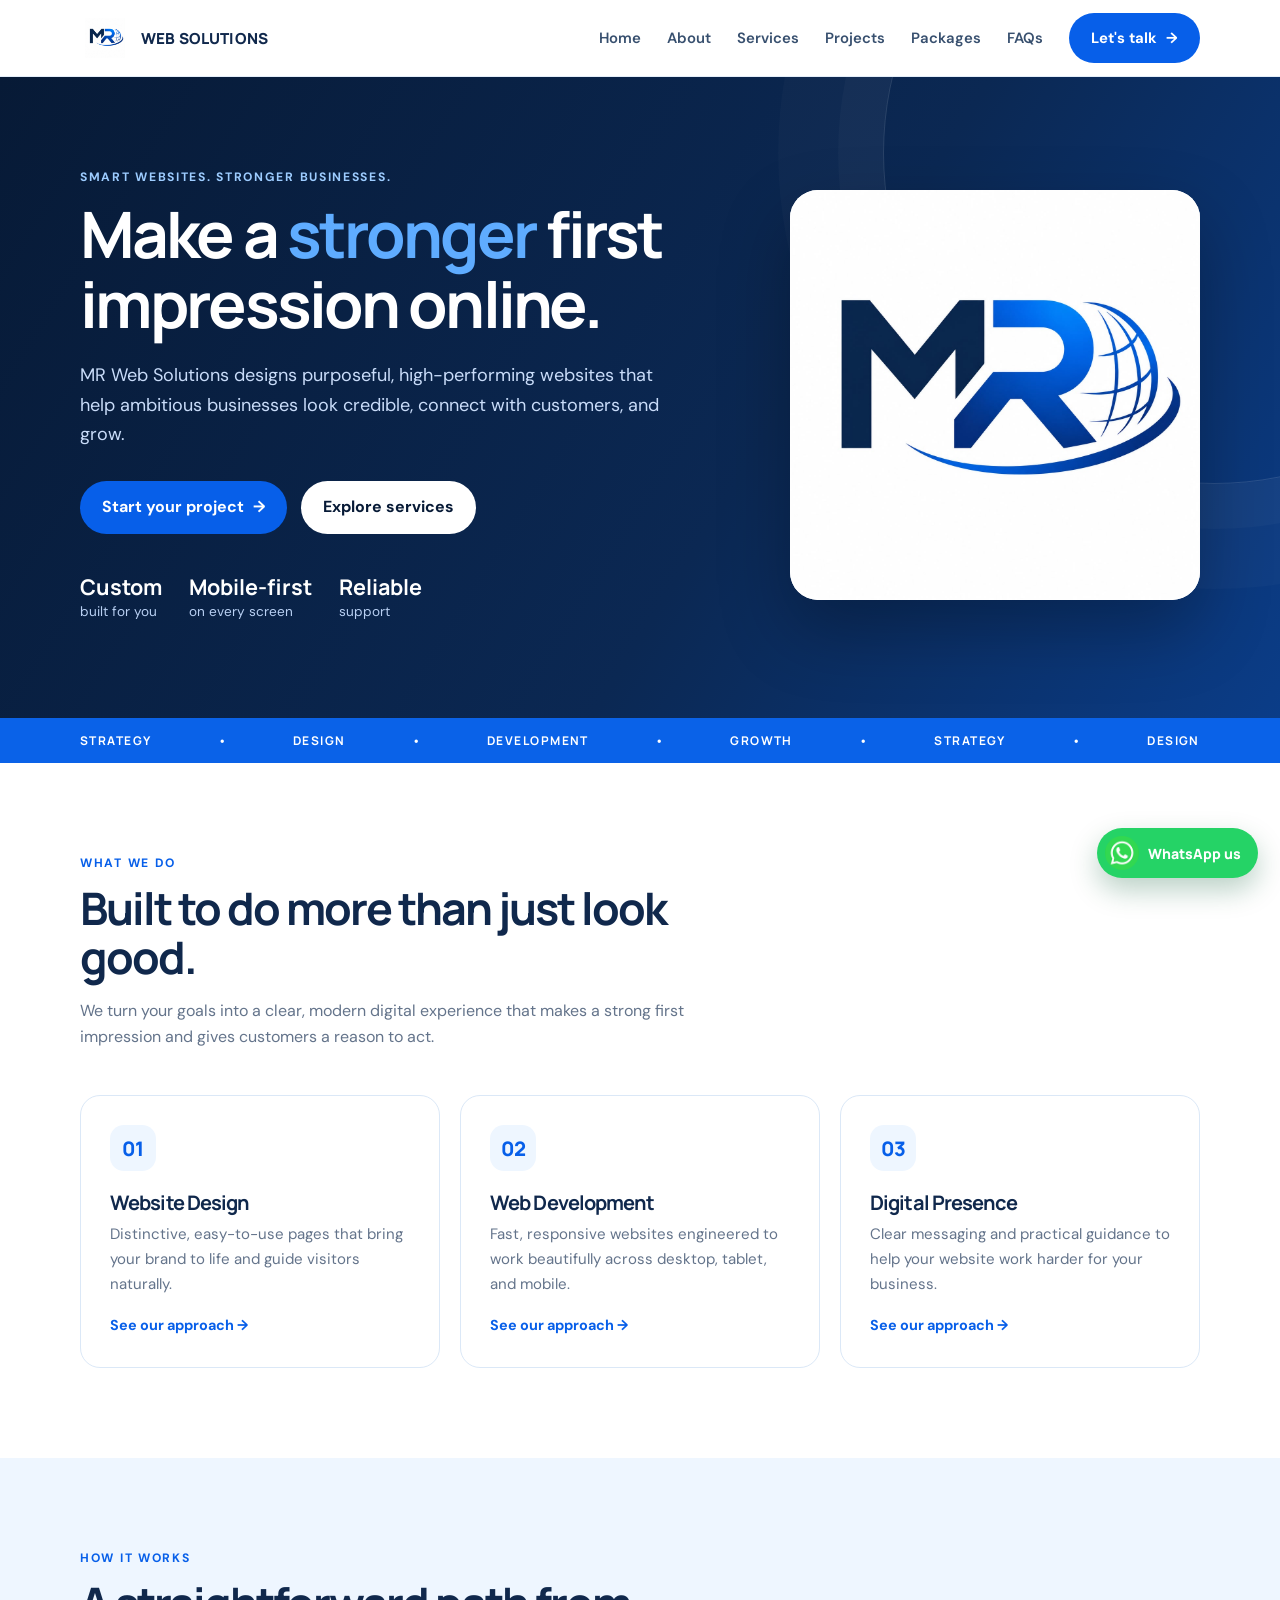
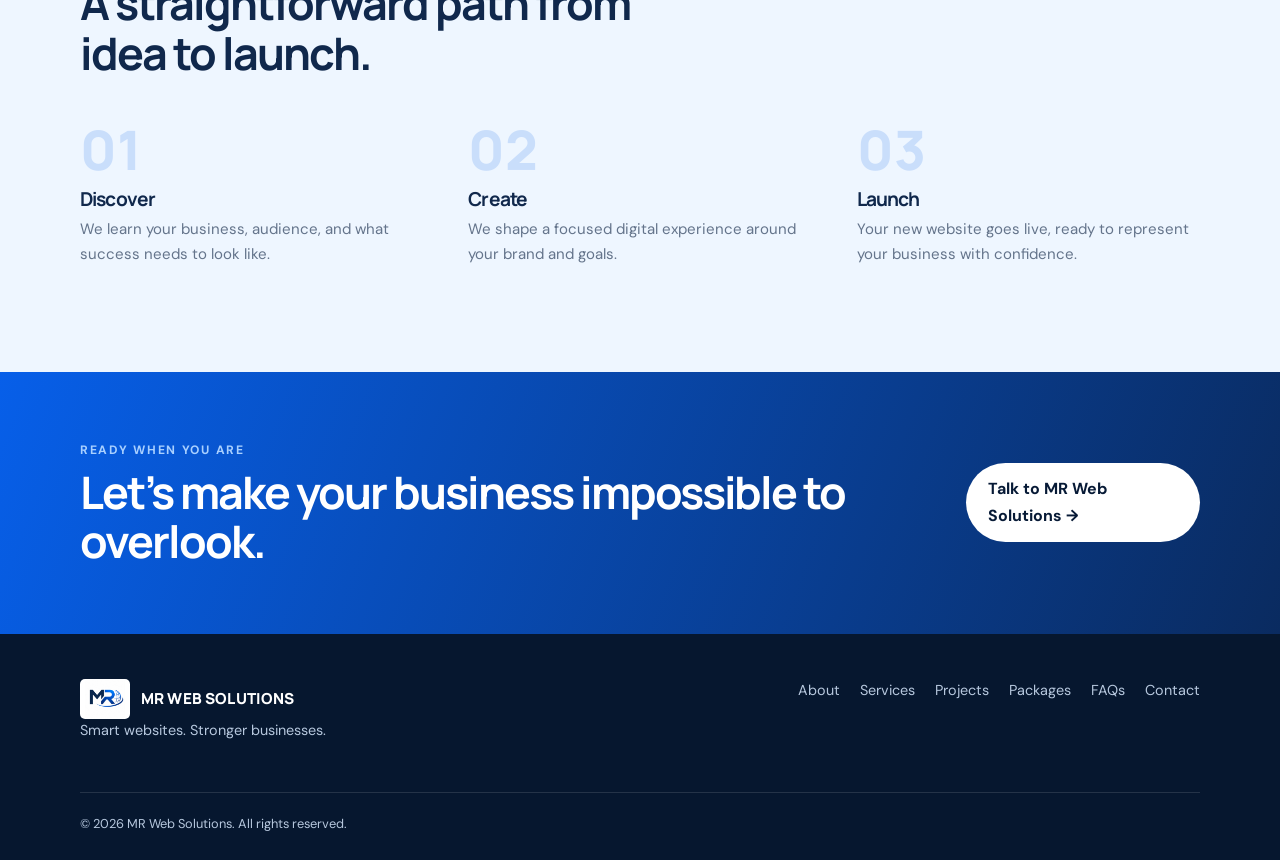
<file: index.html>
<!doctype html><html lang="en"><head>
  <meta charset="utf-8">
  <meta name="viewport" content="width=device-width, initial-scale=1">
  <meta name="description" content="MR Web Solutions creates fast, professional websites, domain setup and ongoing support for businesses ready to grow online.">
  <meta name="keywords" content="website design South Africa, business websites, web development, domain setup, MR Web Solutions">
  <meta name="author" content="MR Web Solutions">
  <meta name="robots" content="index, follow">
  <meta name="theme-color" content="#071a36">
  <title>MR Web Solutions | Professional Websites for South African Businesses</title>
  <link rel="canonical" href="https://mrweb.co.za/">
  <link rel="icon" href="favicon.ico" sizes="any">
  <link rel="icon" type="image/png" sizes="32x32" href="favicon-32x32.png">
  <link rel="icon" type="image/png" sizes="16x16" href="favicon-16x16.png">
  <link rel="apple-touch-icon" sizes="180x180" href="apple-touch-icon.png">
  <link rel="manifest" href="manifest.webmanifest">
  <link rel="preconnect" href="https://fonts.googleapis.com">
  <link rel="preconnect" href="https://fonts.gstatic.com" crossorigin>
  <meta property="og:title" content="MR Web Solutions | Professional Websites for South African Businesses">
  <meta property="og:description" content="MR Web Solutions creates fast, professional websites, domain setup and ongoing support for businesses ready to grow online.">
  <meta property="og:type" content="website">
  <meta property="og:url" content="https://mrweb.co.za/">
  <meta property="og:image" content="https://mrweb.co.za/assets/og-image.jpg">
  <meta property="og:site_name" content="MR Web Solutions">
  <meta name="twitter:card" content="summary_large_image">
  <meta name="twitter:title" content="MR Web Solutions | Professional Websites for South African Businesses">
  <meta name="twitter:description" content="MR Web Solutions creates fast, professional websites, domain setup and ongoing support for businesses ready to grow online.">
  <meta name="twitter:image" content="https://mrweb.co.za/assets/og-image.jpg">
  <!-- Google Search Console verification: paste Google's verification meta tag here. -->
  <!-- Bing Webmaster verification: paste Bing's verification meta tag here. -->
  <script type="application/ld+json">{"@context":"https://schema.org","@type":["Organization","ProfessionalService"],"name":"MR Web Solutions","url":"https://mrweb.co.za/","logo":"https://mrweb.co.za/assets/mr-logo-light.jpeg","description":"MR Web Solutions creates professional business websites, provides domain setup and ongoing website support.","telephone":"+27727718727","contactPoint":[{"@type":"ContactPoint","telephone":"+27727718727","contactType":"customer service","availableLanguage":"English"},{"@type":"ContactPoint","telephone":"+27656541772","contactType":"customer service","availableLanguage":"English"}],"areaServed":"South Africa","priceRange":"R199.99-R7,500+"}</script>
<script type="application/ld+json">{"@context":"https://schema.org","@type":"WebPage","name":"MR Web Solutions | Professional Websites for South African Businesses","description":"MR Web Solutions creates fast, professional websites, domain setup and ongoing support for businesses ready to grow online.","url":"https://mrweb.co.za/","isPartOf":{"@type":"WebSite","name":"MR Web Solutions","url":"https://mrweb.co.za/"}}</script>
<script type="application/ld+json">{"@context":"https://schema.org","@type":"BreadcrumbList","itemListElement":[{"@type":"ListItem","position":1,"name":"Home","item":"https://mrweb.co.za/"}]}</script>
<script type="application/ld+json">{"@context":"https://schema.org","@type":"WebSite","name":"MR Web Solutions","url":"https://mrweb.co.za/"}</script>
  <link rel="stylesheet" href="css/styles.css">
</head><body>
<header class="site-header"><nav class="nav container"><a class="brand" href="index.html"><img src="assets/mr-logo-light.jpeg" alt="MR Web Solutions logo" width="1254" height="1254" decoding="async" loading="lazy">WEB SOLUTIONS</a><button class="menu-button" aria-label="Open menu" aria-expanded="false">☰</button><div class="nav-links"><a class="active" href="index.html">Home</a><a href="about.html">About</a><a href="services.html">Services</a><a href="projects.html">Projects</a><a href="packages.html">Packages</a><a href="contact.html" class="button">Let's talk <span>→</span></a></div></nav></header>
<main><section class="hero"><div class="container hero-grid"><div><div class="eyebrow" style="color:#9dccff">Smart websites. Stronger businesses.</div><h1 class="message-visible" data-rotating-message>Your business deserves a <em>powerful</em> online presence.</h1><p>MR Web Solutions designs purposeful, high-performing websites that help ambitious businesses look credible, connect with customers, and grow.</p><div class="hero-actions"><a class="button" href="contact.html">Start your project <span>→</span></a><a class="button alt" href="services.html">Explore services</a></div><div class="trust"><span><b>Custom</b>built for you</span><span><b>Mobile-first</b>on every screen</span><span><b>Reliable</b>support</span></div></div><img class="hero-logo" src="assets/mr-logo-light.jpeg" alt="MR globe monogram" width="1254" height="1254" decoding="async" loading="eager" fetchpriority="high"></div></section><section class="strip"><div class="container strip-inner"><span>Strategy</span><span>•</span><span>Design</span><span>•</span><span>Development</span><span>•</span><span>Growth</span><span>•</span><span>Strategy</span><span>•</span><span>Design</span></div></section>
<section class="section container"><div class="section-heading"><div class="eyebrow">What we do</div><h2>Built to do more than just look good.</h2><p>We turn your goals into a clear, modern digital experience that makes a strong first impression and gives customers a reason to act.</p></div><div class="cards"><article class="card"><div class="icon">01</div><h3>Website Design</h3><p>Distinctive, easy-to-use pages that bring your brand to life and guide visitors naturally.</p><a href="services.html">See our approach →</a></article><article class="card"><div class="icon">02</div><h3>Web Development</h3><p>Fast, responsive websites engineered to work beautifully across desktop, tablet, and mobile.</p><a href="services.html">See our approach →</a></article><article class="card"><div class="icon">03</div><h3>Digital Presence</h3><p>Clear messaging and practical guidance to help your website work harder for your business.</p><a href="services.html">See our approach →</a></article></div></section>
<section class="section process"><div class="container"><div class="section-heading"><div class="eyebrow">How it works</div><h2>A straightforward path from idea to launch.</h2></div><div class="steps"><div class="step"><div class="step-number">01</div><h3>Discover</h3><p>We learn your business, audience, and what success needs to look like.</p></div><div class="step"><div class="step-number">02</div><h3>Create</h3><p>We shape a focused digital experience around your brand and goals.</p></div><div class="step"><div class="step-number">03</div><h3>Launch</h3><p>Your new website goes live, ready to represent your business with confidence.</p></div></div></div></section>
<section class="cta"><div class="container cta-wrap"><div><div class="eyebrow">Ready when you are</div><h2>Let’s make your business impossible to overlook.</h2></div><a class="button alt" href="contact.html">Talk to MR Web Solutions →</a></div></section></main><footer class="footer"><div class="container"><div class="footer-top"><div><a class="brand" href="index.html"><img src="assets/mr-logo-light.jpeg" alt="MR logo" width="1254" height="1254" decoding="async" loading="lazy">MR WEB SOLUTIONS</a><p>Smart websites. Stronger businesses.</p></div><div class="footer-links"><a href="about.html">About</a><a href="services.html">Services</a><a href="projects.html">Projects</a><a href="packages.html">Packages</a><a href="contact.html">Contact</a></div></div><div class="footer-bottom">© 2026 MR Web Solutions. All rights reserved.</div></div></footer><script type="module" src="js/script.js"></script><a class="whatsapp-float" href="https://wa.me/27727718727?text=Hello%20MR%20Web%20Solutions%2C%20I%20would%20like%20to%20enquire%20about%20a%20website." target="_blank" rel="noopener" aria-label="Message MR Web Solutions on WhatsApp"><img src="assets/whatsapp-logo.png" alt="" width="204" height="148" decoding="async" loading="lazy"><span>WhatsApp us</span></a></body></html>
</file>
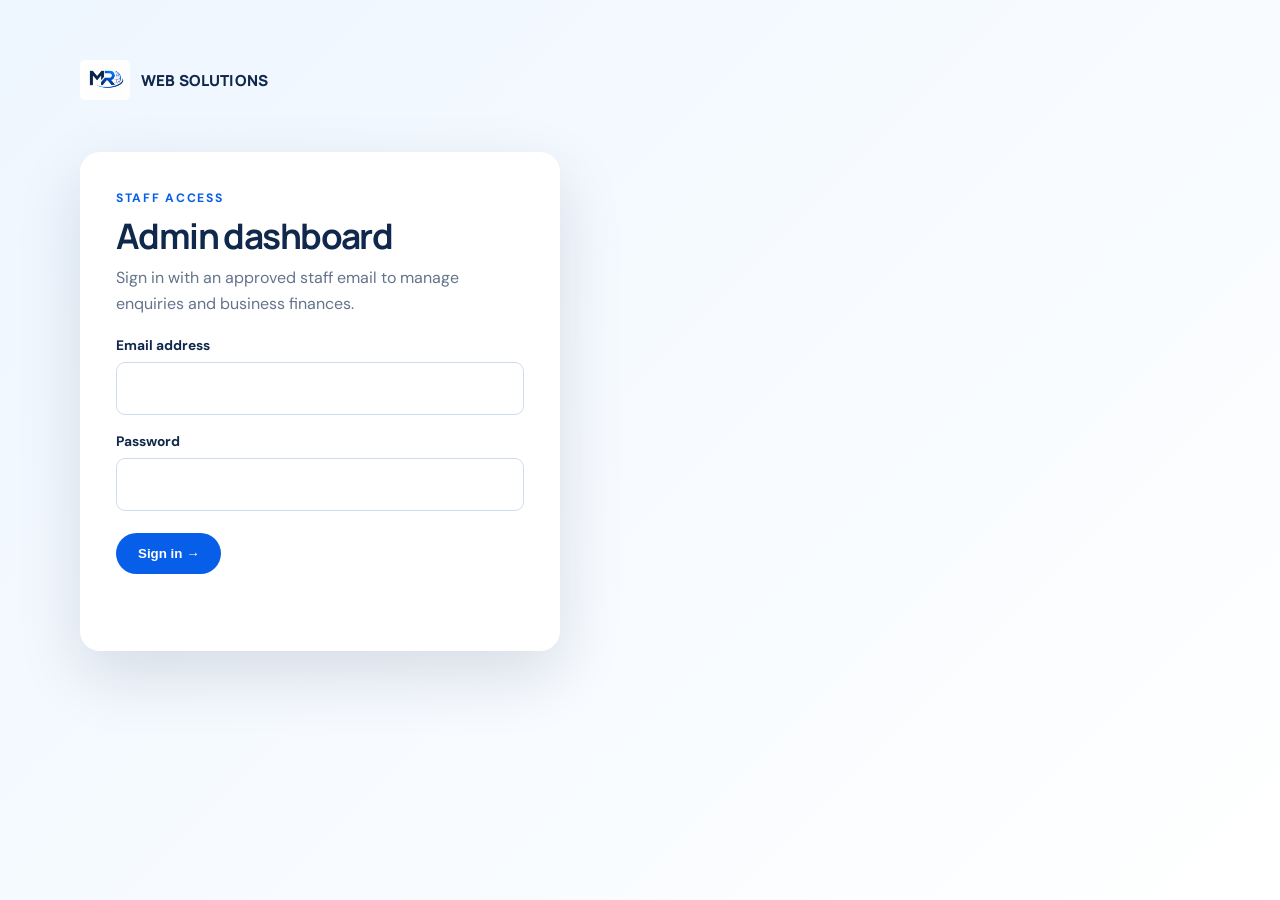
<file: admin/index.html>
<!doctype html>
<html lang="en">
<head>
  <meta charset="utf-8">
  <meta name="viewport" content="width=device-width,initial-scale=1">
  <title>Admin | MR Web Solutions</title>
  <link rel="icon" type="image/jpeg" href="../assets/mr-logo-light.jpeg">
  <link rel="stylesheet" href="../css/styles.css?v=finance-3">
  <meta name="robots" content="noindex, nofollow">
</head>
<body class="dashboard-body">
<main class="dashboard container">
  <a class="brand dashboard-brand" href="../index.html"><img src="../assets/mr-logo-light.jpeg" alt="MR logo">WEB SOLUTIONS</a>

  <section id="login-panel" class="login-panel">
    <div class="eyebrow">Staff access</div>
    <h1>Admin dashboard</h1>
    <p>Sign in with an approved staff email to manage enquiries and business finances.</p>
    <form id="login-form">
      <label for="staff-email">Email address</label>
      <input id="staff-email" type="email" required autocomplete="email">
      <label for="staff-password">Password</label>
      <input id="staff-password" type="password" required autocomplete="current-password">
      <button class="button" type="submit">Sign in →</button>
      <p id="login-message" class="dashboard-message" aria-live="polite"></p>
    </form>
  </section>

  <section id="dashboard-panel" hidden>
    <div class="dashboard-top">
      <div>
        <div class="eyebrow">Staff workspace</div>
        <h1>Business dashboard</h1>
        <p>Keep leads and finances together in one secure place.</p>
      </div>
      <button id="sign-out" class="button ghost" type="button">Sign out</button>
    </div>

    <nav class="dashboard-tabs" aria-label="Admin sections">
      <button class="dashboard-tab is-active" type="button" data-view="enquiries-view">Enquiries</button>
      <button class="dashboard-tab" type="button" data-view="finance-view">Finances</button>
    </nav>

    <section id="enquiries-view" class="dashboard-view">
      <div class="view-heading">
        <div><h2>Website enquiries</h2><p id="enquiry-count">Loading enquiries…</p></div>
      </div>
      <div id="enquiries-list" class="enquiries-list"></div>
    </section>

    <section id="finance-view" class="dashboard-view" hidden>
      <div class="view-heading finance-toolbar">
        <div>
          <h2>Finance overview</h2>
          <p>Keep recorded finances and future plans clearly separated.</p>
        </div>
      </div>

      <nav class="finance-tabs" aria-label="Finance sections">
        <button class="finance-tab is-active" type="button" data-finance-view="actual-finance-view"><span>Actuals</span><small>Recorded money</small></button>
        <button class="finance-tab" type="button" data-finance-view="budget-finance-view"><span>Budget forecast</span><small>Future planning</small></button>
      </nav>

      <div id="actual-finance-view" class="finance-workspace">
        <div class="actuals-label"><strong>Actual finances</strong><span>These figures affect profit</span></div>
        <div class="toolbar-actions actuals-toolbar">
          <label class="compact-field" for="finance-month">Reporting month
            <input id="finance-month" type="month">
          </label>
          <button id="export-finances" class="button secondary small" type="button">Export CSV</button>
        </div>

      <div class="finance-summary" aria-label="Finance summary">
        <article class="summary-card income"><small>Income</small><strong id="income-total">R0.00</strong><span>For selected month</span></article>
        <article class="summary-card expense"><small>Expenses</small><strong id="expense-total">R0.00</strong><span>For selected month</span></article>
        <article class="summary-card profit"><small>Net profit</small><strong id="profit-total">R0.00</strong><span>Income less expenses</span></article>
        <article class="summary-card allocated"><small>Profit allocated</small><strong id="allocated-total">R0.00</strong><span id="remaining-profit">R0.00 remains</span></article>
      </div>

      <div id="finance-message" class="finance-notice" aria-live="polite"></div>

      <div class="finance-layout">
        <section class="finance-panel">
          <div class="panel-heading"><div><div class="eyebrow">Cash flow</div><h3>Add a transaction</h3></div></div>
          <form id="transaction-form">
            <div class="form-row">
              <div><label for="transaction-type">Type</label><select id="transaction-type" required><option value="income">Income</option><option value="expense">Expense</option></select></div>
              <div><label for="transaction-amount">Amount (ZAR)</label><input id="transaction-amount" type="number" min="0.01" step="0.01" required placeholder="0.00"></div>
            </div>
            <div class="form-row">
              <div><label for="transaction-date">Date</label><input id="transaction-date" type="date" required></div>
              <div><label for="transaction-category">Category</label><input id="transaction-category" list="finance-categories" required placeholder="e.g. Website project"></div>
            </div>
            <datalist id="finance-categories">
              <option value="Website project"><option value="Maintenance plan"><option value="Domain and hosting">
              <option value="Software"><option value="Marketing"><option value="Contractors"><option value="Travel">
              <option value="Bank fees"><option value="Office"><option value="Other">
            </datalist>
            <div class="form-row">
              <div><label for="transaction-method">Payment method</label><select id="transaction-method"><option>Bank transfer</option><option>Card</option><option>Cash</option><option>Debit order</option><option>Other</option></select></div>
              <div><label for="transaction-reference">Reference / description</label><input id="transaction-reference" required placeholder="Invoice, supplier or note"></div>
            </div>
            <button class="button" type="submit">Save transaction</button>
          </form>
        </section>

        <section class="finance-panel allocation-panel">
          <div class="panel-heading">
            <div><div class="eyebrow">Profit appropriation</div><h3>Allocate this month’s profit</h3></div>
            <span id="allocation-profit-base" class="profit-base">R0.00 available</span>
          </div>
          <p class="panel-copy">Set aside profit for owners, tax, reinvestment or reserves. These allocations do not count as operating expenses.</p>
          <form id="allocation-form">
            <label for="allocation-label">Allocation label</label>
            <input id="allocation-label" required placeholder="e.g. July 2026 profit allocation">
            <div class="allocation-table-heading"><span>Recipient or purpose</span><span>Percentage</span><span>Amount</span><span></span></div>
            <div id="allocation-items"></div>
            <button id="add-allocation-item" class="text-button" type="button">+ Add allocation line</button>
            <div class="allocation-totals">
              <span>Total</span>
              <strong id="allocation-percentage">0%</strong>
              <strong id="allocation-amount">R0.00</strong>
            </div>
            <label for="allocation-notes">Notes (optional)</label>
            <textarea id="allocation-notes" rows="2" placeholder="Reason for this distribution or approval note"></textarea>
            <button class="button" type="submit">Save profit allocation</button>
          </form>
        </section>
      </div>

      <section class="finance-panel transactions-panel">
        <div class="panel-heading"><div><div class="eyebrow">Ledger</div><h3>Transactions</h3></div><span id="transaction-count" class="muted-label">0 records</span></div>
        <div class="table-scroll">
          <table class="finance-table">
            <thead><tr><th>Date</th><th>Type</th><th>Category</th><th>Description</th><th>Method</th><th>Amount</th><th></th></tr></thead>
            <tbody id="transactions-body"></tbody>
          </table>
        </div>
        <p id="transactions-empty" class="empty-state">No transactions recorded for this month.</p>
      </section>

      <section class="finance-panel allocation-history-panel">
        <div class="panel-heading"><div><div class="eyebrow">Distribution record</div><h3>Allocation history</h3></div></div>
        <div id="allocation-history" class="allocation-history"></div>
      </section>
      </div>

      <div id="budget-finance-view" class="finance-workspace budget-workspace" hidden>
        <div class="budget-banner">
          <div><div class="eyebrow">Planning only</div><h3>Budget forecast</h3><p>Expected income and planned costs are estimates. They never change your actual income, expenses or profit.</p></div>
          <label class="compact-field" for="budget-horizon">Forecast period
            <select id="budget-horizon"><option value="3">Next 3 months</option><option value="6" selected>Next 6 months</option><option value="12">Next 12 months</option></select>
          </label>
        </div>

        <div class="budget-summary" aria-label="Budget forecast summary">
          <article><small>Expected income</small><strong id="budget-income-total">R0.00</strong><span>Across forecast period</span></article>
          <article><small>Planned expenses</small><strong id="budget-expense-total">R0.00</strong><span>Across forecast period</span></article>
          <article><small>Forecast balance</small><strong id="budget-balance-total">R0.00</strong><span>Expected income less costs</span></article>
        </div>

        <div id="budget-message" class="finance-notice" aria-live="polite"></div>

        <div class="budget-layout">
          <section class="finance-panel budget-entry-panel">
            <div class="panel-heading"><div><div class="eyebrow">New estimate</div><h3>Add a forecast item</h3></div><span class="planning-pill">Does not affect actuals</span></div>
            <form id="budget-form">
              <div class="form-row">
                <div><label for="budget-type">Forecast type</label><select id="budget-type" required><option value="expense">Planned expense</option><option value="income">Expected income</option></select></div>
                <div><label for="budget-amount">Expected amount (ZAR)</label><input id="budget-amount" type="number" min="0.01" step="0.01" required placeholder="400.00"></div>
              </div>
              <div class="form-row">
                <div><label for="budget-month">Expected month</label><input id="budget-month" type="month" required></div>
                <div><label for="budget-category">Category</label><input id="budget-category" list="budget-categories" required placeholder="e.g. Software"></div>
              </div>
              <datalist id="budget-categories">
                <option value="Software"><option value="Domains"><option value="Hosting"><option value="Marketing">
                <option value="Contractors"><option value="Equipment"><option value="Tax"><option value="Website project">
                <option value="Maintenance income"><option value="Other">
              </datalist>
              <label for="budget-description">Item name or description</label>
              <input id="budget-description" required placeholder="e.g. Codex subscription">
              <button class="button budget-button" type="submit">Add to forecast</button>
            </form>
          </section>

          <section class="finance-panel budget-chart-panel">
            <div class="panel-heading"><div><div class="eyebrow">Month by month</div><h3>Forecast outlook</h3></div></div>
            <div id="budget-months" class="budget-months"></div>
          </section>
        </div>

        <section class="finance-panel budget-items-panel">
          <div class="panel-heading"><div><div class="eyebrow">Planning ledger</div><h3>Forecast items</h3></div><span id="budget-count" class="muted-label">0 estimates</span></div>
          <div class="table-scroll">
            <table class="finance-table budget-table">
              <thead><tr><th>Month</th><th>Forecast type</th><th>Category</th><th>Description</th><th>Expected amount</th><th></th></tr></thead>
              <tbody id="budget-body"></tbody>
            </table>
          </div>
          <p id="budget-empty" class="empty-state">No estimates entered for this forecast period.</p>
        </section>
      </div>
    </section>
  </section>
</main>
<script type="module" src="../js/enquiries.js?v=finance-3"></script>
</body>
</html>
</file>
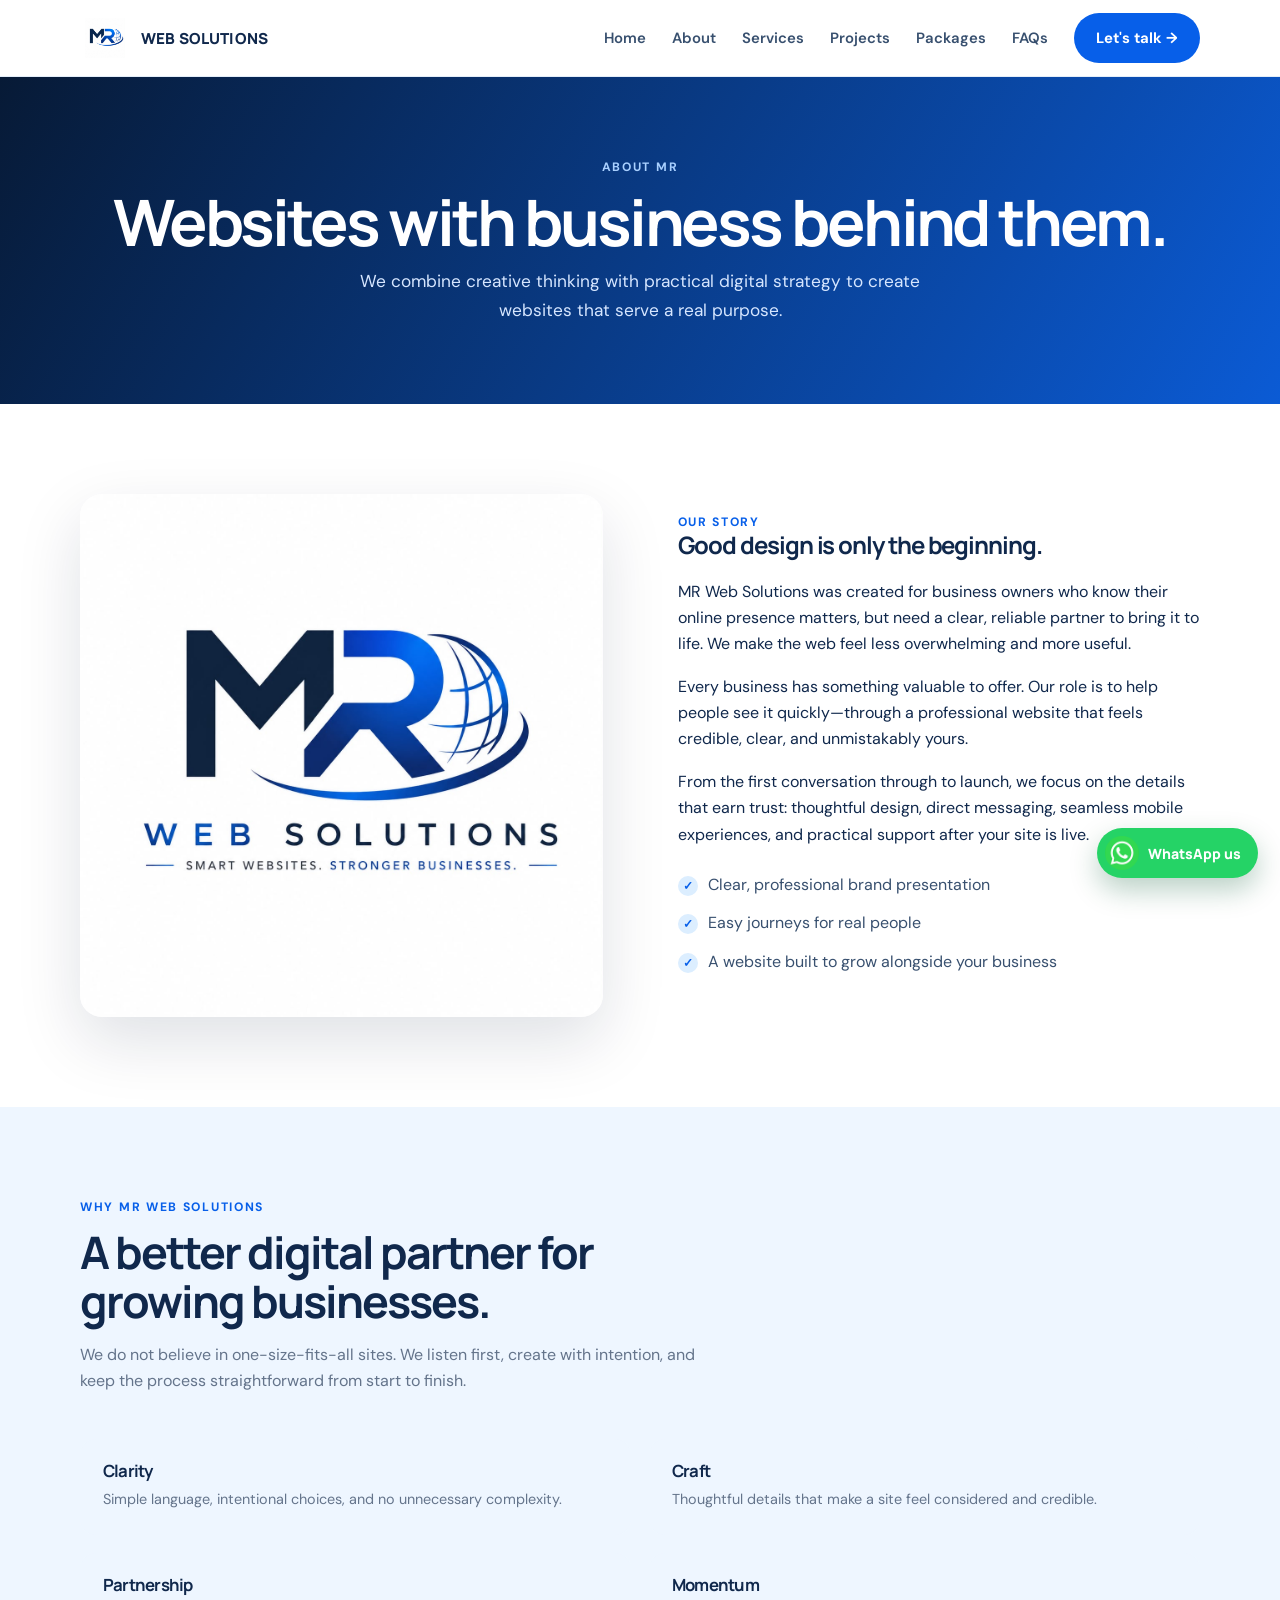
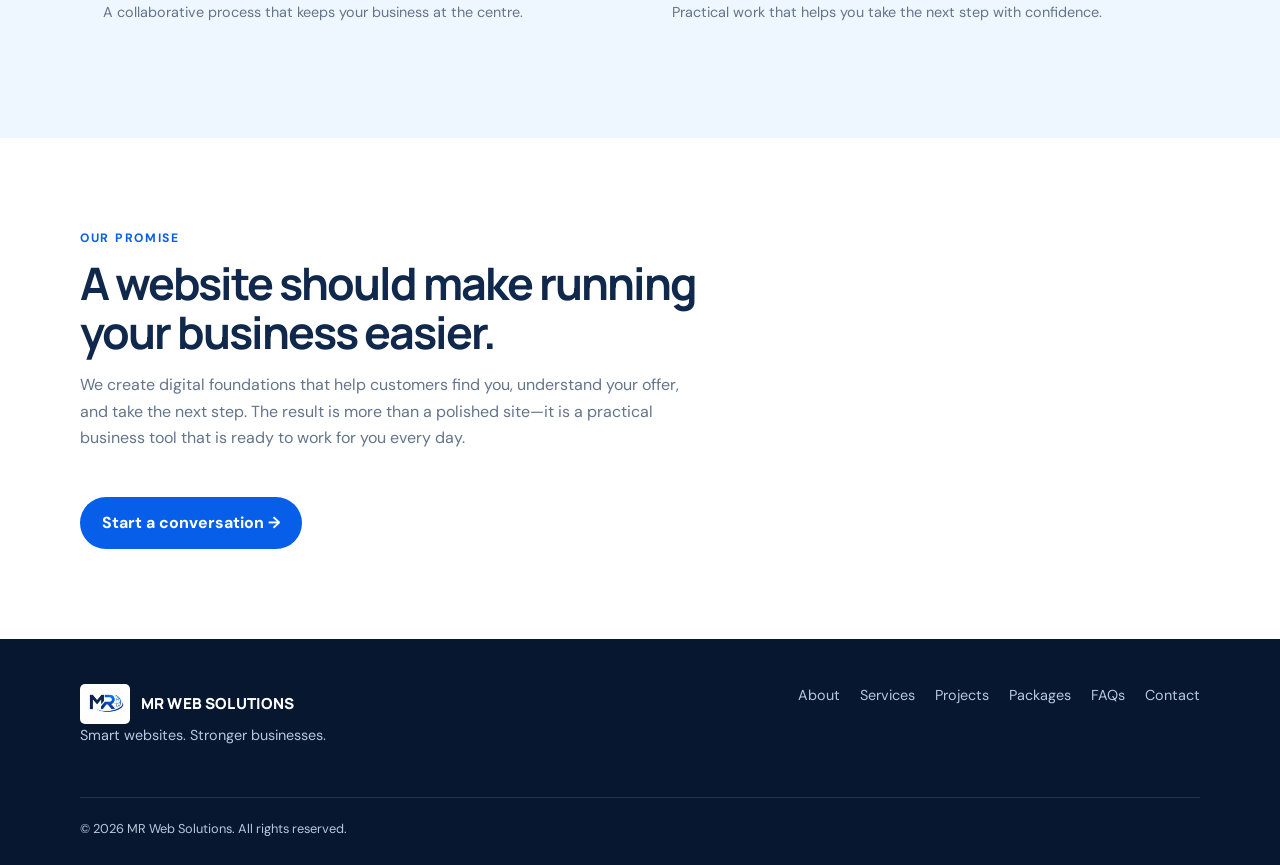
<file: about.html>
<!doctype html>
<html lang="en">
<head>
  <meta charset="utf-8">
  <meta name="viewport" content="width=device-width, initial-scale=1">
  <meta name="description" content="Learn how MR Web Solutions helps businesses build credible, clear and mobile-ready websites that support real growth.">
  <meta name="keywords" content="about MR Web Solutions, website design company, business web design South Africa">
  <meta name="author" content="MR Web Solutions">
  <meta name="robots" content="index, follow">
  <meta name="theme-color" content="#071a36">
  <title>About MR Web Solutions | Websites Built for Business</title>
  <link rel="canonical" href="https://mrweb.co.za/about.html">
  <link rel="icon" href="favicon.ico" sizes="any">
  <link rel="icon" type="image/png" sizes="32x32" href="favicon-32x32.png">
  <link rel="icon" type="image/png" sizes="16x16" href="favicon-16x16.png">
  <link rel="apple-touch-icon" sizes="180x180" href="apple-touch-icon.png">
  <link rel="manifest" href="manifest.webmanifest">
  <link rel="preconnect" href="https://fonts.googleapis.com">
  <link rel="preconnect" href="https://fonts.gstatic.com" crossorigin>
  <meta property="og:title" content="About MR Web Solutions | Websites Built for Business">
  <meta property="og:description" content="Learn how MR Web Solutions helps businesses build credible, clear and mobile-ready websites that support real growth.">
  <meta property="og:type" content="website">
  <meta property="og:url" content="https://mrweb.co.za/about.html">
  <meta property="og:image" content="https://mrweb.co.za/assets/og-image.jpg">
  <meta property="og:site_name" content="MR Web Solutions">
  <meta name="twitter:card" content="summary_large_image">
  <meta name="twitter:title" content="About MR Web Solutions | Websites Built for Business">
  <meta name="twitter:description" content="Learn how MR Web Solutions helps businesses build credible, clear and mobile-ready websites that support real growth.">
  <meta name="twitter:image" content="https://mrweb.co.za/assets/og-image.jpg">
  <!-- Google Search Console verification: paste Google's verification meta tag here. -->
  <!-- Bing Webmaster verification: paste Bing's verification meta tag here. -->
  <script type="application/ld+json">{"@context":"https://schema.org","@type":["Organization","ProfessionalService"],"name":"MR Web Solutions","url":"https://mrweb.co.za/","logo":"https://mrweb.co.za/assets/mr-logo-light.jpeg","description":"MR Web Solutions creates professional business websites, provides domain setup and ongoing website support.","telephone":"+27727718727","contactPoint":[{"@type":"ContactPoint","telephone":"+27727718727","contactType":"customer service","availableLanguage":"English"},{"@type":"ContactPoint","telephone":"+27656541772","contactType":"customer service","availableLanguage":"English"}],"areaServed":"South Africa","priceRange":"R199.99-R7,500+"}</script>
<script type="application/ld+json">{"@context":"https://schema.org","@type":"WebPage","name":"About MR Web Solutions | Websites Built for Business","description":"Learn how MR Web Solutions helps businesses build credible, clear and mobile-ready websites that support real growth.","url":"https://mrweb.co.za/about.html","isPartOf":{"@type":"WebSite","name":"MR Web Solutions","url":"https://mrweb.co.za/"}}</script>
<script type="application/ld+json">{"@context":"https://schema.org","@type":"BreadcrumbList","itemListElement":[{"@type":"ListItem","position":1,"name":"Home","item":"https://mrweb.co.za/"},{"@type":"ListItem","position":2,"name":"About","item":"https://mrweb.co.za/about.html"}]}</script>
  <link rel="stylesheet" href="css/styles.css">
</head>
<body>
<header class="site-header"><nav class="nav container"><a class="brand" href="index.html"><img src="assets/mr-logo-light.jpeg" alt="MR logo" width="1254" height="1254" decoding="async" loading="lazy">WEB SOLUTIONS</a><button class="menu-button" aria-label="Open menu">☰</button><div class="nav-links"><a href="index.html">Home</a><a class="active" href="about.html">About</a><a href="services.html">Services</a><a href="projects.html">Projects</a><a href="packages.html">Packages</a><a href="contact.html" class="button">Let's talk →</a></div></nav></header>
<main>
  <section class="page-hero"><div class="container"><div class="eyebrow" style="color:#a9d0ff">About MR</div><h1>Websites with business behind them.</h1><p>We combine creative thinking with practical digital strategy to create websites that serve a real purpose.</p></div></section>
  <section class="section container"><div class="split"><img class="about-image" src="assets/mr-web-solutions-logo-light.jpeg" alt="MR Web Solutions official logo" width="1254" height="1254" decoding="async" loading="lazy"><div><div class="eyebrow">Our story</div><h2>Good design is only the beginning.</h2><p>MR Web Solutions was created for business owners who know their online presence matters, but need a clear, reliable partner to bring it to life. We make the web feel less overwhelming and more useful.</p><p>Every business has something valuable to offer. Our role is to help people see it quickly—through a professional website that feels credible, clear, and unmistakably yours.</p><p>From the first conversation through to launch, we focus on the details that earn trust: thoughtful design, direct messaging, seamless mobile experiences, and practical support after your site is live.</p><ul class="checklist"><li>Clear, professional brand presentation</li><li>Easy journeys for real people</li><li>A website built to grow alongside your business</li></ul></div></div></section>
  <section class="section process"><div class="container"><div class="section-heading"><div class="eyebrow">Why MR Web Solutions</div><h2>A better digital partner for growing businesses.</h2><p>We do not believe in one-size-fits-all sites. We listen first, create with intention, and keep the process straightforward from start to finish.</p></div><div class="values"><div class="value"><h3>Clarity</h3><p>Simple language, intentional choices, and no unnecessary complexity.</p></div><div class="value"><h3>Craft</h3><p>Thoughtful details that make a site feel considered and credible.</p></div><div class="value"><h3>Partnership</h3><p>A collaborative process that keeps your business at the centre.</p></div><div class="value"><h3>Momentum</h3><p>Practical work that helps you take the next step with confidence.</p></div></div></div></section>
  <section class="section container"><div class="section-heading"><div class="eyebrow">Our promise</div><h2>A website should make running your business easier.</h2><p>We create digital foundations that help customers find you, understand your offer, and take the next step. The result is more than a polished site—it is a practical business tool that is ready to work for you every day.</p></div><a class="button" href="contact.html">Start a conversation →</a></section>
</main>
<footer class="footer"><div class="container"><div class="footer-top"><div><a class="brand" href="index.html"><img src="assets/mr-logo-light.jpeg" alt="MR logo" width="1254" height="1254" decoding="async" loading="lazy">MR WEB SOLUTIONS</a><p>Smart websites. Stronger businesses.</p></div><div class="footer-links"><a href="about.html">About</a><a href="services.html">Services</a><a href="projects.html">Projects</a><a href="packages.html">Packages</a><a href="contact.html">Contact</a></div></div><div class="footer-bottom">© 2026 MR Web Solutions. All rights reserved.</div></div></footer><script type="module" src="js/script.js"></script>
<a class="whatsapp-float" href="https://wa.me/27727718727?text=Hello%20MR%20Web%20Solutions%2C%20I%20would%20like%20to%20enquire%20about%20a%20website." target="_blank" rel="noopener" aria-label="Message MR Web Solutions on WhatsApp"><img src="assets/whatsapp-logo.png" alt="" width="204" height="148" decoding="async" loading="lazy"><span>WhatsApp us</span></a></body></html>
</file>
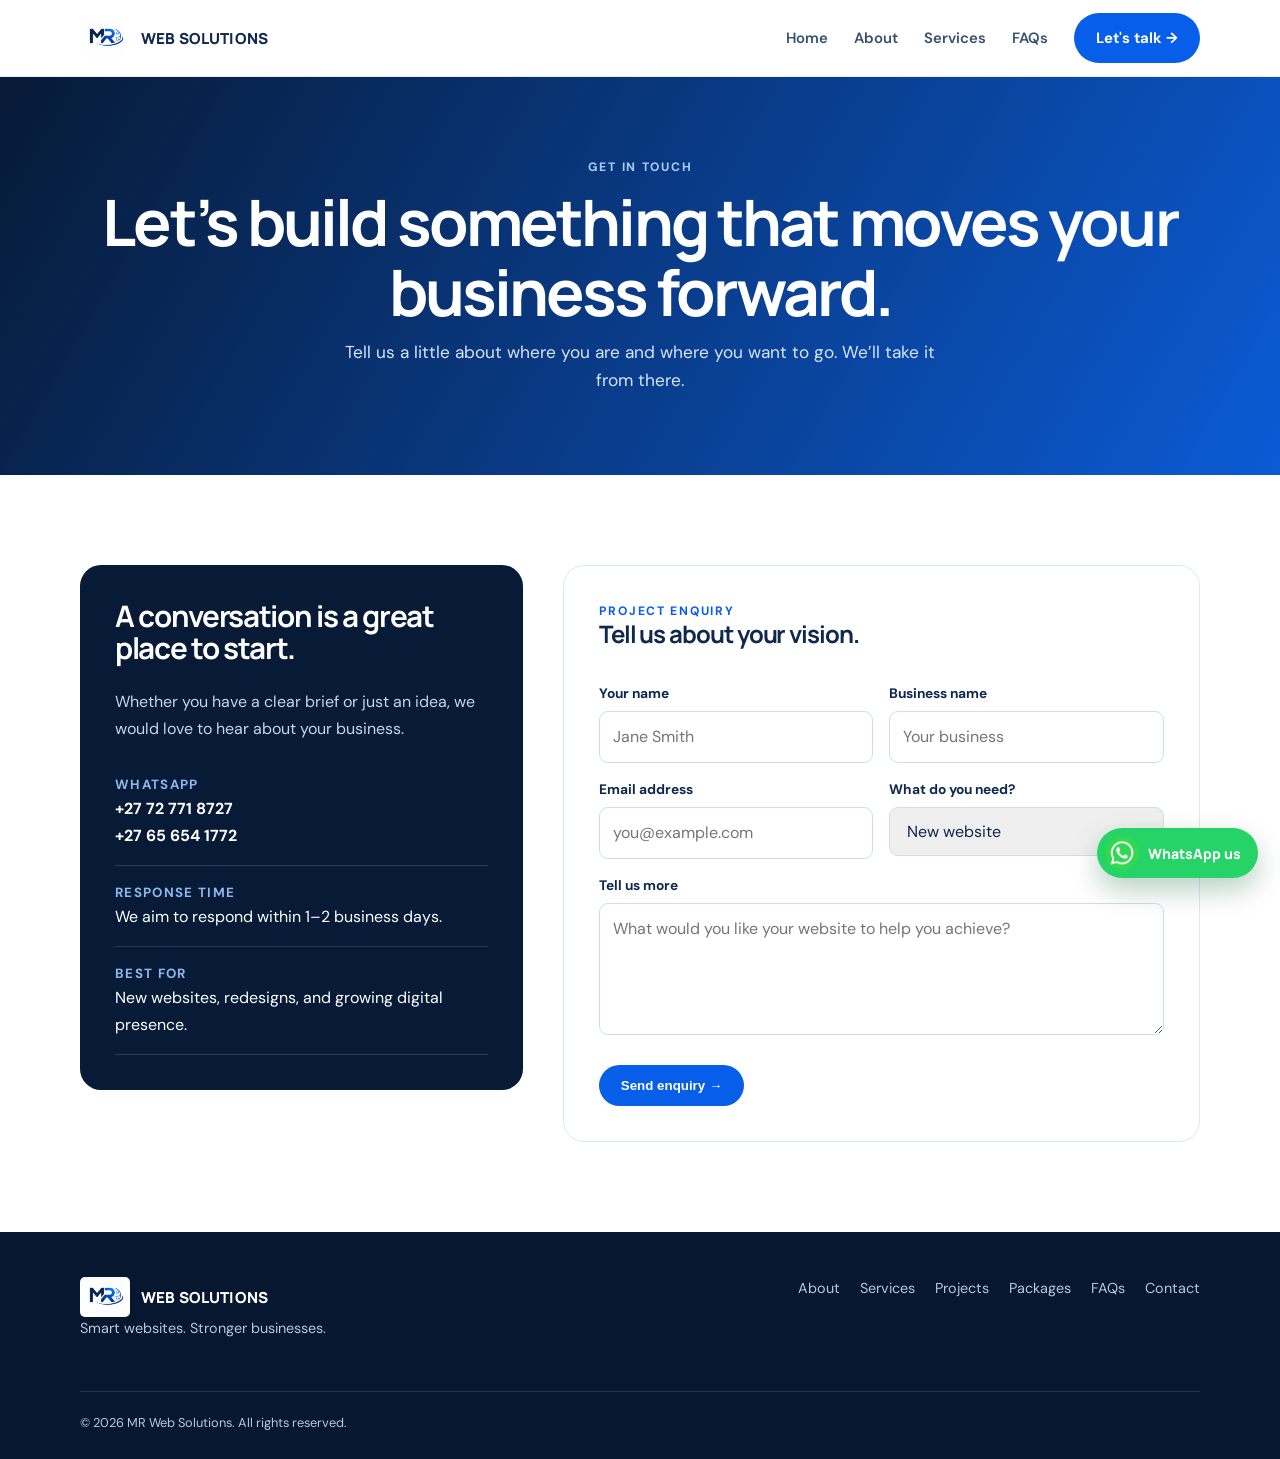
<file: contact.html>
<!doctype html>
<html lang="en">
<head>
  <meta charset="utf-8">
  <meta name="viewport" content="width=device-width, initial-scale=1">
  <meta name="description" content="Contact MR Web Solutions to discuss a new website, redesign, domain acquisition or ongoing website support.">
  <meta name="keywords" content="contact web designer, website quote, new website enquiry, MR Web Solutions contact">
  <meta name="author" content="MR Web Solutions">
  <meta name="robots" content="index, follow">
  <meta name="theme-color" content="#071a36">
  <title>Contact MR Web Solutions | Start Your Website Project</title>
  <link rel="canonical" href="https://mrweb.co.za/contact.html">
  <link rel="icon" href="favicon.ico" sizes="any">
  <link rel="icon" type="image/png" sizes="32x32" href="favicon-32x32.png">
  <link rel="icon" type="image/png" sizes="16x16" href="favicon-16x16.png">
  <link rel="apple-touch-icon" sizes="180x180" href="apple-touch-icon.png">
  <link rel="manifest" href="manifest.webmanifest">
  <link rel="preconnect" href="https://fonts.googleapis.com">
  <link rel="preconnect" href="https://fonts.gstatic.com" crossorigin>
  <meta property="og:title" content="Contact MR Web Solutions | Start Your Website Project">
  <meta property="og:description" content="Contact MR Web Solutions to discuss a new website, redesign, domain acquisition or ongoing website support.">
  <meta property="og:type" content="website">
  <meta property="og:url" content="https://mrweb.co.za/contact.html">
  <meta property="og:image" content="https://mrweb.co.za/assets/og-image.jpg">
  <meta property="og:site_name" content="MR Web Solutions">
  <meta name="twitter:card" content="summary_large_image">
  <meta name="twitter:title" content="Contact MR Web Solutions | Start Your Website Project">
  <meta name="twitter:description" content="Contact MR Web Solutions to discuss a new website, redesign, domain acquisition or ongoing website support.">
  <meta name="twitter:image" content="https://mrweb.co.za/assets/og-image.jpg">
  <!-- Google Search Console verification: paste Google's verification meta tag here. -->
  <!-- Bing Webmaster verification: paste Bing's verification meta tag here. -->
  <script type="application/ld+json">{"@context":"https://schema.org","@type":["Organization","ProfessionalService"],"name":"MR Web Solutions","url":"https://mrweb.co.za/","logo":"https://mrweb.co.za/assets/mr-logo-light.jpeg","description":"MR Web Solutions creates professional business websites, provides domain setup and ongoing website support.","telephone":"+27727718727","contactPoint":[{"@type":"ContactPoint","telephone":"+27727718727","contactType":"customer service","availableLanguage":"English"},{"@type":"ContactPoint","telephone":"+27656541772","contactType":"customer service","availableLanguage":"English"}],"areaServed":"South Africa","priceRange":"R199.99-R7,500+"}</script>
<script type="application/ld+json">{"@context":"https://schema.org","@type":"WebPage","name":"Contact MR Web Solutions | Start Your Website Project","description":"Contact MR Web Solutions to discuss a new website, redesign, domain acquisition or ongoing website support.","url":"https://mrweb.co.za/contact.html","isPartOf":{"@type":"WebSite","name":"MR Web Solutions","url":"https://mrweb.co.za/"}}</script>
<script type="application/ld+json">{"@context":"https://schema.org","@type":"BreadcrumbList","itemListElement":[{"@type":"ListItem","position":1,"name":"Home","item":"https://mrweb.co.za/"},{"@type":"ListItem","position":2,"name":"Contact","item":"https://mrweb.co.za/contact.html"}]}</script>
  <link rel="stylesheet" href="css/styles.css">
</head>
<body>
<header class="site-header"><nav class="nav container"><a class="brand" href="index.html"><img src="assets/mr-logo-light.jpeg" alt="MR logo" width="1254" height="1254" decoding="async" loading="lazy">WEB SOLUTIONS</a><button class="menu-button" aria-label="Open menu">☰</button><div class="nav-links"><a href="index.html">Home</a><a href="about.html">About</a><a href="services.html">Services</a><a class="button" href="contact.html">Let's talk →</a></div></nav></header>
<main><section class="page-hero"><div class="container"><div class="eyebrow" style="color:#a9d0ff">Get in touch</div><h1>Let’s build something that moves your business forward.</h1><p>Tell us a little about where you are and where you want to go. We’ll take it from there.</p></div></section>
<section class="section container"><div class="contact-grid"><aside class="contact-panel"><h2>A conversation is a great place to start.</h2><p>Whether you have a clear brief or just an idea, we would love to hear about your business.</p><div class="contact-item"><small>WhatsApp</small><a href="https://wa.me/27727718727" target="_blank" rel="noopener">+27 72 771 8727</a><br><a href="https://wa.me/27656541772" target="_blank" rel="noopener">+27 65 654 1772</a></div><div class="contact-item"><small>Response time</small>We aim to respond within 1–2 business days.</div><div class="contact-item"><small>Best for</small>New websites, redesigns, and growing digital presence.</div></aside><form class="contact-form"><div class="eyebrow">Project enquiry</div><h2>Tell us about your vision.</h2><div class="form-row"><div><label for="name">Your name</label><input id="name" required placeholder="Jane Smith"></div><div><label for="business">Business name</label><input id="business" placeholder="Your business"></div></div><div class="form-row"><div><label for="email">Email address</label><input type="email" id="email" required placeholder="you@example.com"></div><div><label for="service">What do you need?</label><select id="service"><option value="New website">New website</option><option value="Website refresh">Website refresh</option><option value="Landing page">Landing page</option><option value="Domain acquisition">Domain acquisition</option><option value="Ongoing support">Ongoing support</option><option value="Basic Website Package">Basic Website Package</option><option value="Professional Website Package">Professional Website Package</option><option value="Premium Business Package">Premium Business Package</option><option value="Custom Website Package">Custom Website Package</option><option value="Essential Care Plan">Essential Care Plan</option><option value="Business Care Plan">Business Care Plan</option><option value="Premium Care Plan">Premium Care Plan</option></select></div></div><label for="message">Tell us more</label><textarea id="message" required placeholder="What would you like your website to help you achieve?"></textarea><button class="button" type="submit" style="border:0;margin-top:22px">Send enquiry →</button><div class="form-message">Thanks — your message is ready to send. Connect this form to your preferred email or form service before publishing.</div></form></div></section></main>
<footer class="footer"><div class="container"><div class="footer-top"><div><a class="brand" href="index.html"><img src="assets/mr-logo-light.jpeg" alt="MR logo" width="1254" height="1254" decoding="async" loading="lazy">WEB SOLUTIONS</a><p>Smart websites. Stronger businesses.</p></div><div class="footer-links"><a href="about.html">About</a><a href="services.html">Services</a><a href="projects.html">Projects</a><a href="packages.html">Packages</a><a href="contact.html">Contact</a></div></div><div class="footer-bottom">© 2026 MR Web Solutions. All rights reserved.</div></div></footer><script type="module" src="js/script.js"></script>
<a class="whatsapp-float" href="https://wa.me/27727718727?text=Hello%20MR%20Web%20Solutions%2C%20I%20would%20like%20to%20enquire%20about%20a%20website." target="_blank" rel="noopener" aria-label="Message MR Web Solutions on WhatsApp"><img src="assets/whatsapp-logo.png" alt="" width="204" height="148" decoding="async" loading="lazy"><span>WhatsApp us</span></a></body></html>
</file>
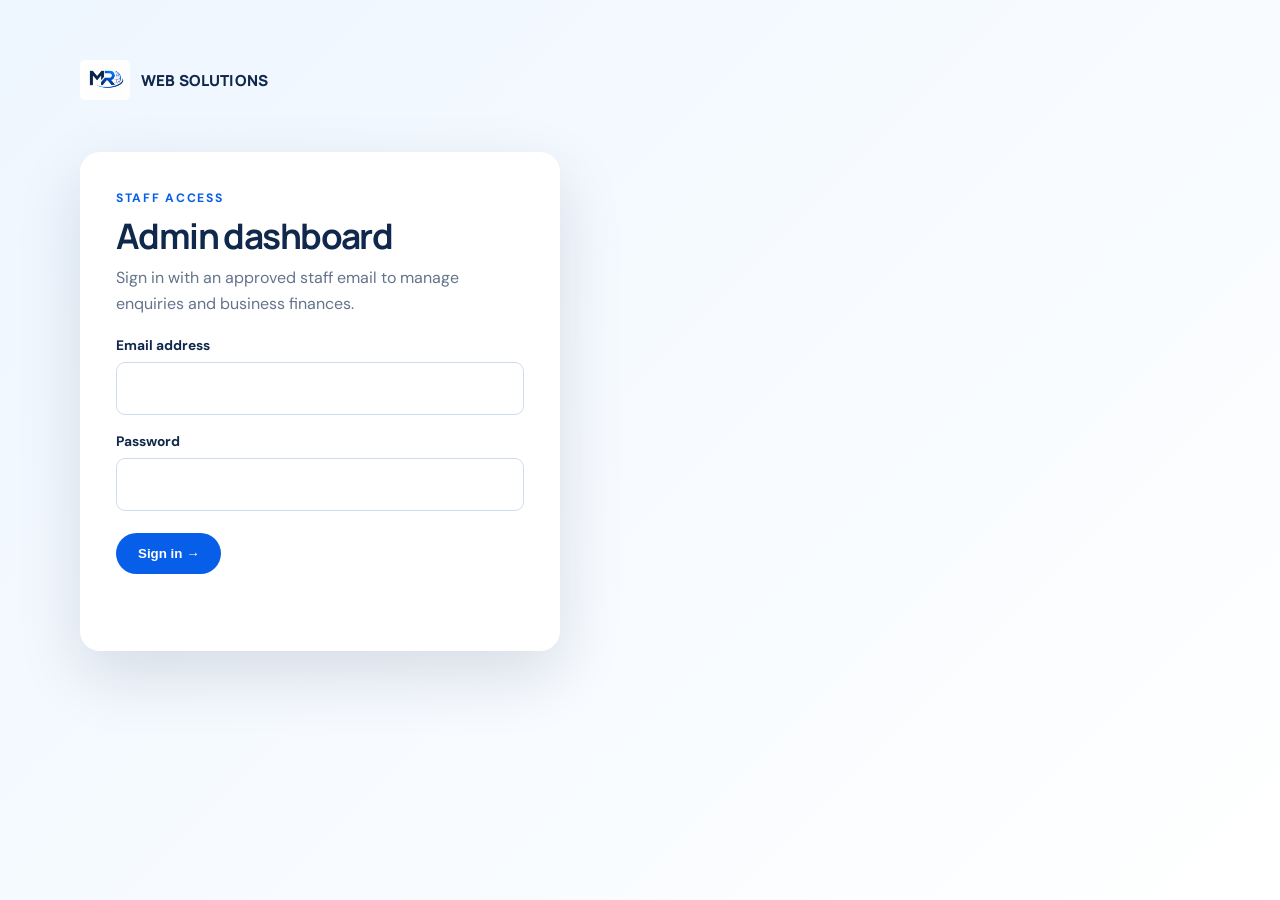
<file: enquiries.html>
<!doctype html>
<html lang="en">
<head>
  <meta charset="utf-8">
  <meta name="viewport" content="width=device-width,initial-scale=1">
  <title>Admin | MR Web Solutions</title>
  <meta name="robots" content="noindex, nofollow">
  <meta http-equiv="refresh" content="0;url=admin/">
  <link rel="canonical" href="https://mrweb.co.za/admin/">
</head>
<body>
  <p>Opening the <a href="admin/">MR Web Solutions admin dashboard</a>…</p>
  <script>window.location.replace(`admin/${window.location.search}${window.location.hash}`);</script>
</body>
</html>
</file>
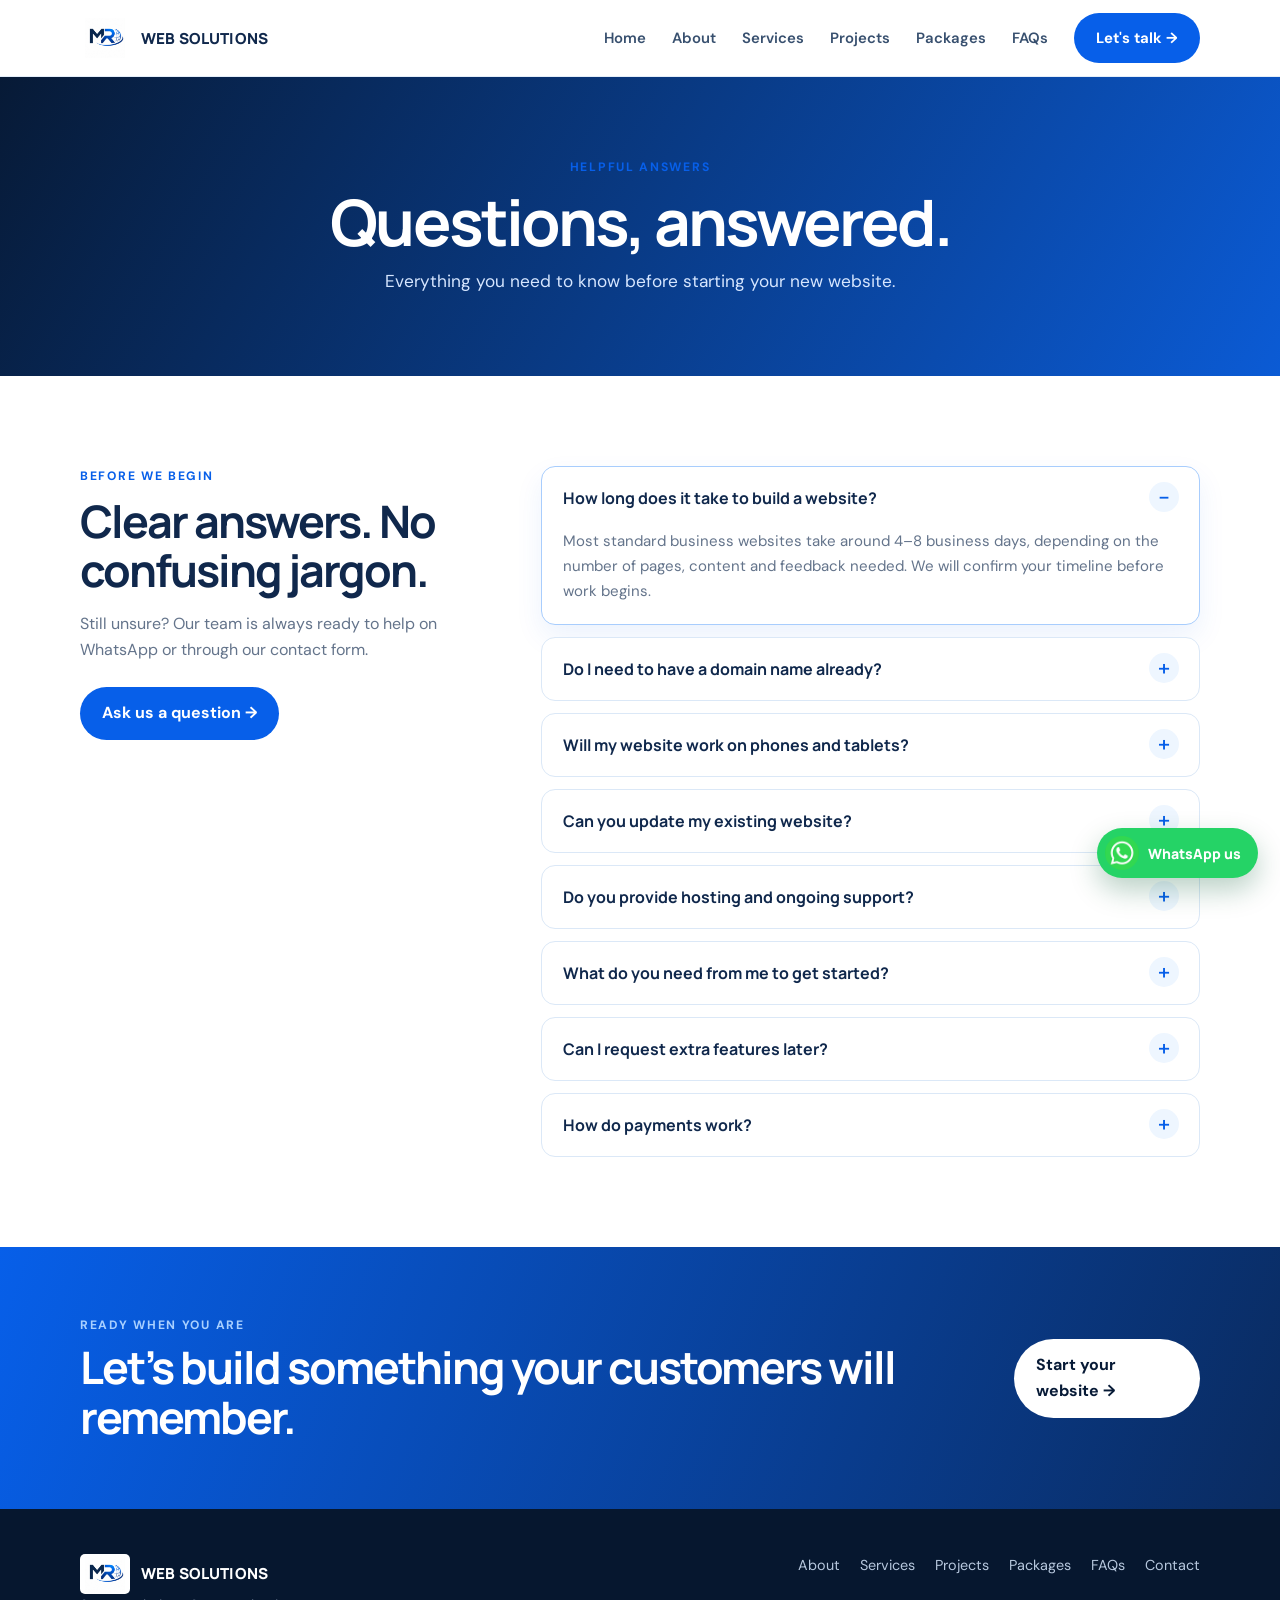
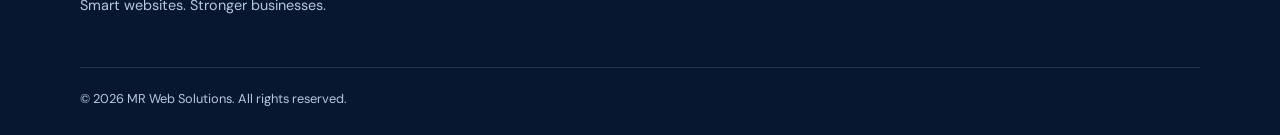
<file: faq.html>
<!doctype html>
<html lang="en">
<head>
  <meta charset="utf-8">
  <meta name="viewport" content="width=device-width, initial-scale=1">
  <meta name="description" content="Answers to common questions about website timelines, domains, hosting, support, updates and getting started with MR Web Solutions.">
  <meta name="keywords" content="website design FAQ, website timeline, domain acquisition, website hosting questions">
  <meta name="author" content="MR Web Solutions">
  <meta name="robots" content="index, follow">
  <meta name="theme-color" content="#071a36">
  <title>Website Design FAQs | MR Web Solutions</title>
  <link rel="canonical" href="https://mrweb.co.za/faq.html">
  <link rel="icon" href="favicon.ico" sizes="any">
  <link rel="icon" type="image/png" sizes="32x32" href="favicon-32x32.png">
  <link rel="icon" type="image/png" sizes="16x16" href="favicon-16x16.png">
  <link rel="apple-touch-icon" sizes="180x180" href="apple-touch-icon.png">
  <link rel="manifest" href="manifest.webmanifest">
  <link rel="preconnect" href="https://fonts.googleapis.com">
  <link rel="preconnect" href="https://fonts.gstatic.com" crossorigin>
  <meta property="og:title" content="Website Design FAQs | MR Web Solutions">
  <meta property="og:description" content="Answers to common questions about website timelines, domains, hosting, support, updates and getting started with MR Web Solutions.">
  <meta property="og:type" content="website">
  <meta property="og:url" content="https://mrweb.co.za/faq.html">
  <meta property="og:image" content="https://mrweb.co.za/assets/og-image.jpg">
  <meta property="og:site_name" content="MR Web Solutions">
  <meta name="twitter:card" content="summary_large_image">
  <meta name="twitter:title" content="Website Design FAQs | MR Web Solutions">
  <meta name="twitter:description" content="Answers to common questions about website timelines, domains, hosting, support, updates and getting started with MR Web Solutions.">
  <meta name="twitter:image" content="https://mrweb.co.za/assets/og-image.jpg">
  <!-- Google Search Console verification: paste Google's verification meta tag here. -->
  <!-- Bing Webmaster verification: paste Bing's verification meta tag here. -->
  <script type="application/ld+json">{"@context":"https://schema.org","@type":["Organization","ProfessionalService"],"name":"MR Web Solutions","url":"https://mrweb.co.za/","logo":"https://mrweb.co.za/assets/mr-logo-light.jpeg","description":"MR Web Solutions creates professional business websites, provides domain setup and ongoing website support.","telephone":"+27727718727","contactPoint":[{"@type":"ContactPoint","telephone":"+27727718727","contactType":"customer service","availableLanguage":"English"},{"@type":"ContactPoint","telephone":"+27656541772","contactType":"customer service","availableLanguage":"English"}],"areaServed":"South Africa","priceRange":"R199.99-R7,500+"}</script>
<script type="application/ld+json">{"@context":"https://schema.org","@type":"WebPage","name":"Website Design FAQs | MR Web Solutions","description":"Answers to common questions about website timelines, domains, hosting, support, updates and getting started with MR Web Solutions.","url":"https://mrweb.co.za/faq.html","isPartOf":{"@type":"WebSite","name":"MR Web Solutions","url":"https://mrweb.co.za/"}}</script>
<script type="application/ld+json">{"@context":"https://schema.org","@type":"BreadcrumbList","itemListElement":[{"@type":"ListItem","position":1,"name":"Home","item":"https://mrweb.co.za/"},{"@type":"ListItem","position":2,"name":"FAQs","item":"https://mrweb.co.za/faq.html"}]}</script>
<script type="application/ld+json">{"@context":"https://schema.org","@type":"FAQPage","mainEntity":[{"@type":"Question","name":"How long does it take to build a website?","acceptedAnswer":{"@type":"Answer","text":"Most standard business websites take around 4–8 business days, depending on the number of pages, content and feedback needed."}},{"@type":"Question","name":"Do I need to have a domain name already?","acceptedAnswer":{"@type":"Answer","text":"No. We can help you choose, acquire and connect a professional domain name for your business."}},{"@type":"Question","name":"Will my website work on phones and tablets?","acceptedAnswer":{"@type":"Answer","text":"Yes. Every MR Web Solutions website is designed to work across mobile, tablet and desktop devices."}},{"@type":"Question","name":"Can you update my existing website?","acceptedAnswer":{"@type":"Answer","text":"Yes. We can refresh an existing site, improve its design and speed, or rebuild it with a more modern approach."}},{"@type":"Question","name":"Do you provide hosting and ongoing support?","acceptedAnswer":{"@type":"Answer","text":"Our Professional and Premium packages include hosting and ongoing support options. We can also provide a maintenance plan for an existing website."}},{"@type":"Question","name":"What do you need from me to get started?","acceptedAnswer":{"@type":"Answer","text":"Usually your logo, business details, service information, contact details and any photos you would like to use."}},{"@type":"Question","name":"Can I request extra features later?","acceptedAnswer":{"@type":"Answer","text":"Absolutely. Booking forms, galleries, blogs, WhatsApp integration and additional pages can be added as your business grows."}},{"@type":"Question","name":"How do payments work?","acceptedAnswer":{"@type":"Answer","text":"We discuss the project scope and pricing before starting. Larger projects can be structured in clear stages."}}]}</script>
  <link rel="stylesheet" href="css/styles.css">
</head>
<body>
  <header class="site-header">
    <nav class="nav container">
      <a class="brand" href="index.html"><img src="assets/mr-logo-light.jpeg" alt="MR logo" width="1254" height="1254" decoding="async" loading="lazy">WEB SOLUTIONS</a>
      <button class="menu-button" aria-label="Open menu" aria-expanded="false">☰</button>
      <div class="nav-links">
        <a href="index.html">Home</a><a href="about.html">About</a><a href="services.html">Services</a><a href="projects.html">Projects</a><a href="packages.html">Packages</a><a class="active" href="faq.html">FAQs</a><a href="contact.html" class="button">Let's talk →</a>
      </div>
    </nav>
  </header>

  <main>
    <section class="page-hero faq-hero">
      <div class="container"><div class="eyebrow">Helpful answers</div><h1>Questions, answered.</h1><p>Everything you need to know before starting your new website.</p></div>
    </section>

    <section class="section faq-section">
      <div class="container faq-layout">
        <div class="section-heading"><div class="eyebrow">Before we begin</div><h2>Clear answers. No confusing jargon.</h2><p>Still unsure? Our team is always ready to help on WhatsApp or through our contact form.</p><a class="button" href="contact.html">Ask us a question →</a></div>
        <div class="faq-list">
          <details class="faq-item" open><summary>How long does it take to build a website?</summary><p>Most standard business websites take around 4–8 business days, depending on the number of pages, content and feedback needed. We will confirm your timeline before work begins.</p></details>
          <details class="faq-item"><summary>Do I need to have a domain name already?</summary><p>No. We can help you choose, acquire and connect a professional domain name for your business.</p></details>
          <details class="faq-item"><summary>Will my website work on phones and tablets?</summary><p>Yes. Every MR Web Solutions website is designed to look and work beautifully across mobile, tablet and desktop devices.</p></details>
          <details class="faq-item"><summary>Can you update my existing website?</summary><p>Yes. We can refresh an existing site, improve its design and speed, or rebuild it with a more modern, professional approach.</p></details>
          <details class="faq-item"><summary>Do you provide hosting and ongoing support?</summary><p>Our Professional and Premium packages include hosting and ongoing support options. We can also provide a maintenance plan for an existing website.</p></details>
          <details class="faq-item"><summary>What do you need from me to get started?</summary><p>Usually your logo, business details, service information, contact details and any photos you would like to use. We will guide you through the rest.</p></details>
          <details class="faq-item"><summary>Can I request extra features later?</summary><p>Absolutely. Features such as booking forms, galleries, blogs, WhatsApp integration and additional pages can be added as your business grows.</p></details>
          <details class="faq-item"><summary>How do payments work?</summary><p>We will discuss the project scope and pricing with you before starting. Larger projects can be structured in clear stages so you always know what to expect.</p></details>
        </div>
      </div>
    </section>

    <section class="cta"><div class="container cta-wrap"><div><div class="eyebrow">Ready when you are</div><h2>Let’s build something your customers will remember.</h2></div><a class="button alt" href="contact.html">Start your website →</a></div></section>
  </main>

  <footer class="footer"><div class="container"><div class="footer-top"><div><a class="brand" href="index.html"><img src="assets/mr-logo-light.jpeg" alt="MR logo" width="1254" height="1254" decoding="async" loading="lazy">WEB SOLUTIONS</a><p>Smart websites. Stronger businesses.</p></div><div class="footer-links"><a href="about.html">About</a><a href="services.html">Services</a><a href="projects.html">Projects</a><a href="packages.html">Packages</a><a href="faq.html">FAQs</a><a href="contact.html">Contact</a></div></div><div class="footer-bottom">© 2026 MR Web Solutions. All rights reserved.</div></div></footer>
  <script type="module" src="js/script.js"></script>
  <a class="whatsapp-float" href="https://wa.me/27727718727?text=Hello%20MR%20Web%20Solutions%2C%20I%20have%20a%20question." target="_blank" rel="noopener" aria-label="Message MR Web Solutions on WhatsApp"><img src="assets/whatsapp-logo.png" alt="" width="204" height="148" decoding="async" loading="lazy"><span>WhatsApp us</span></a>
</body>
</html>
</file>
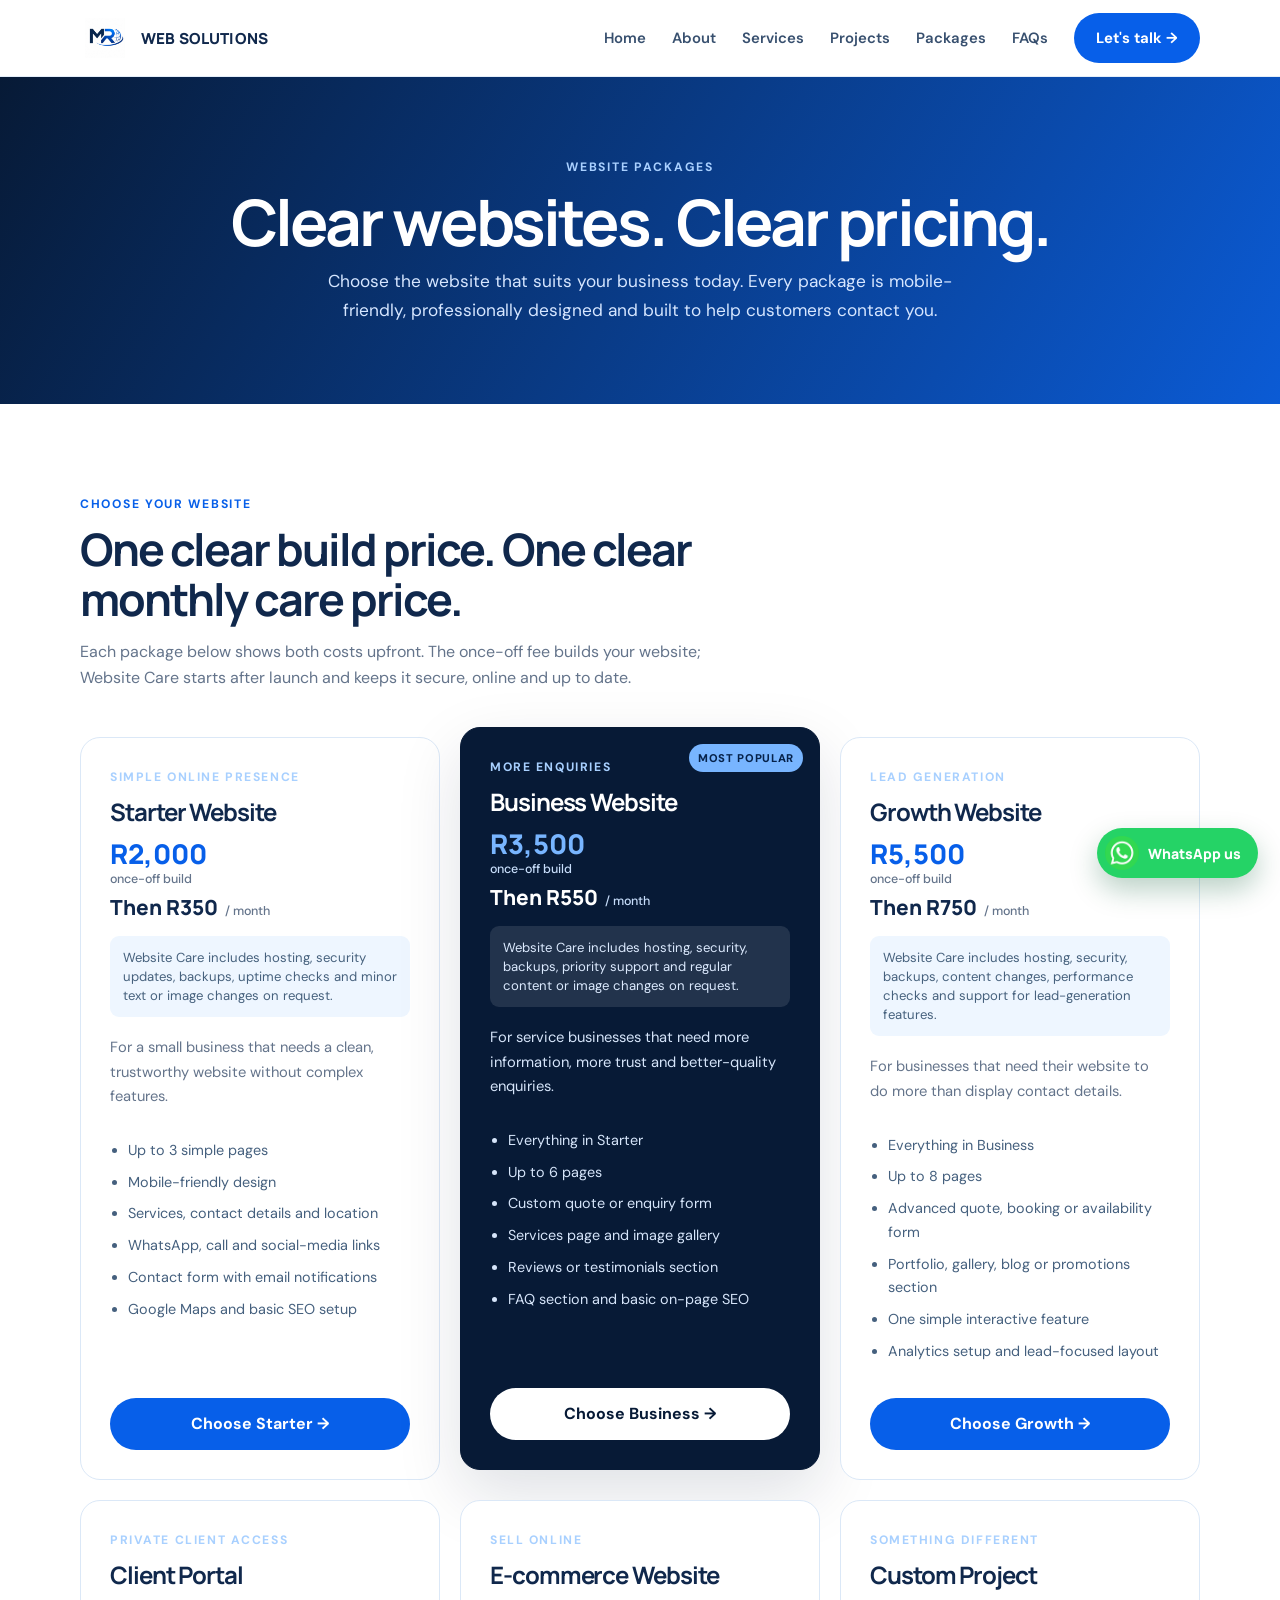
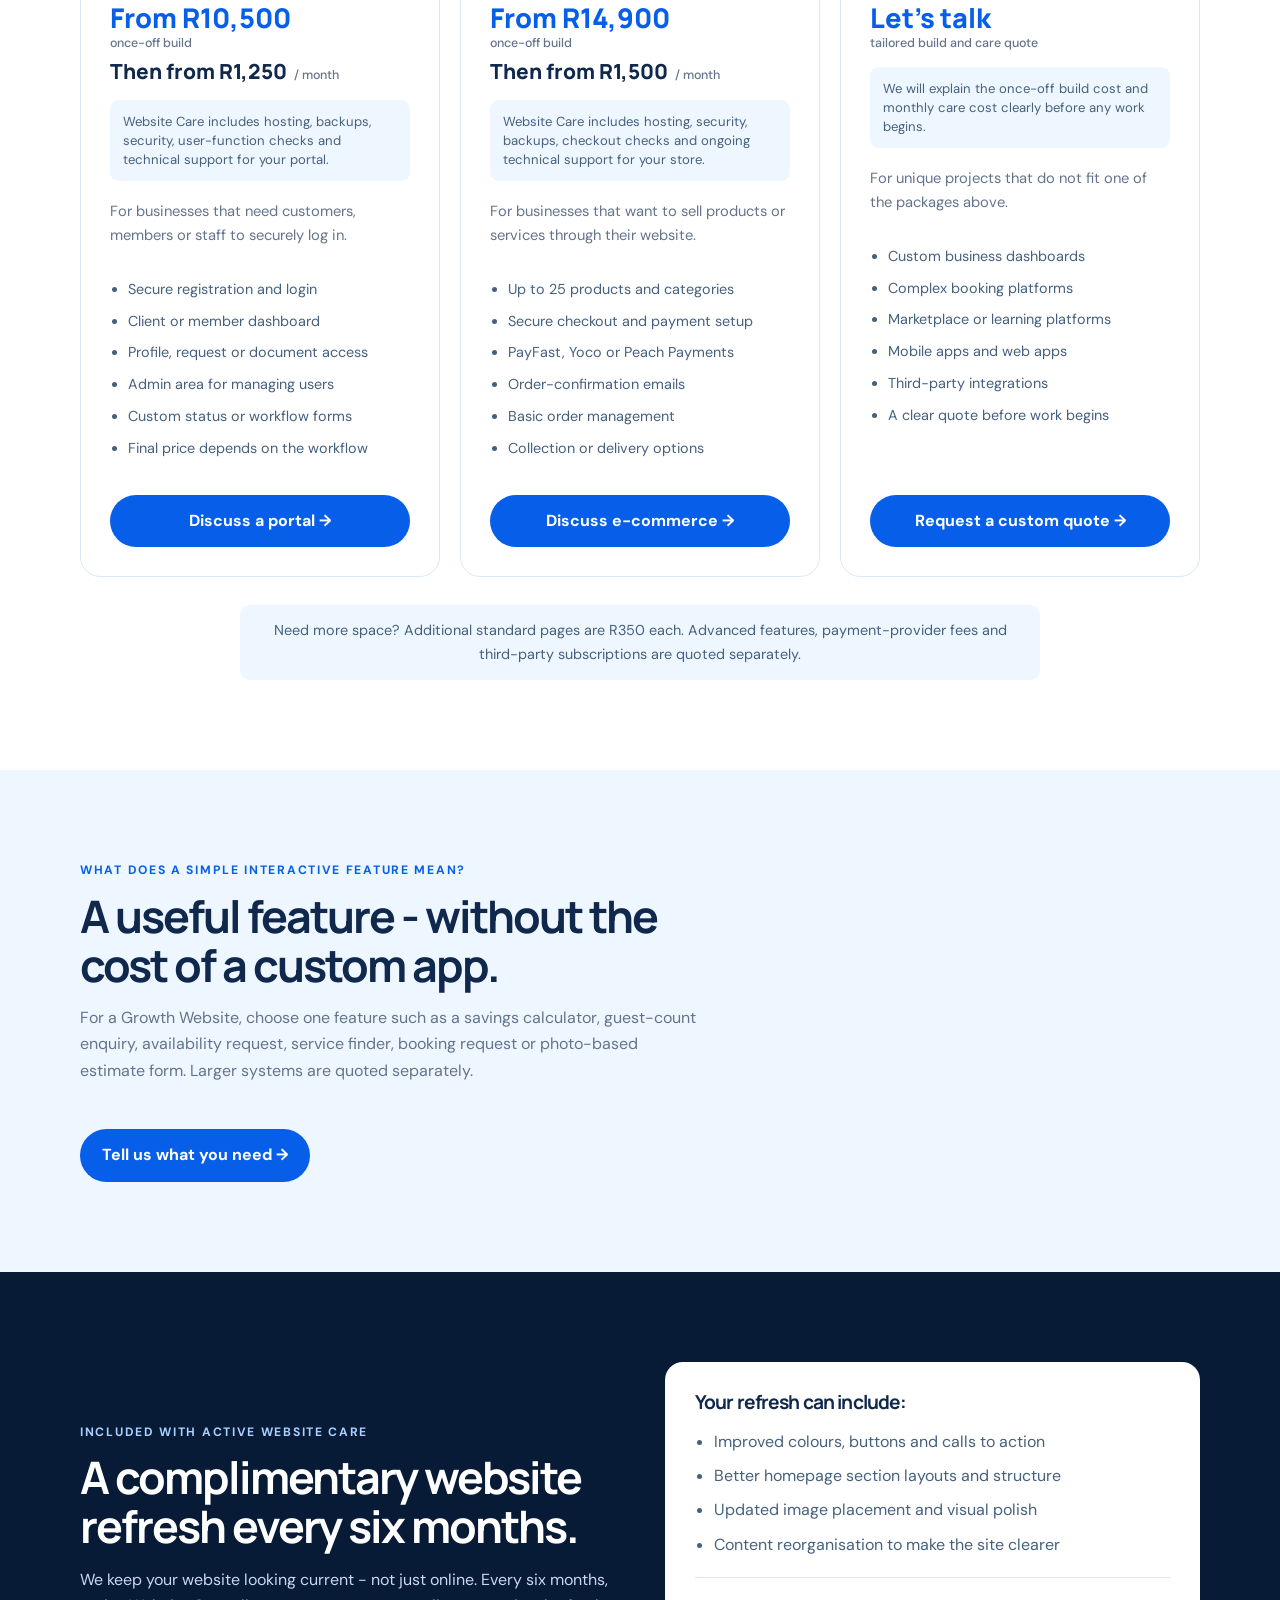
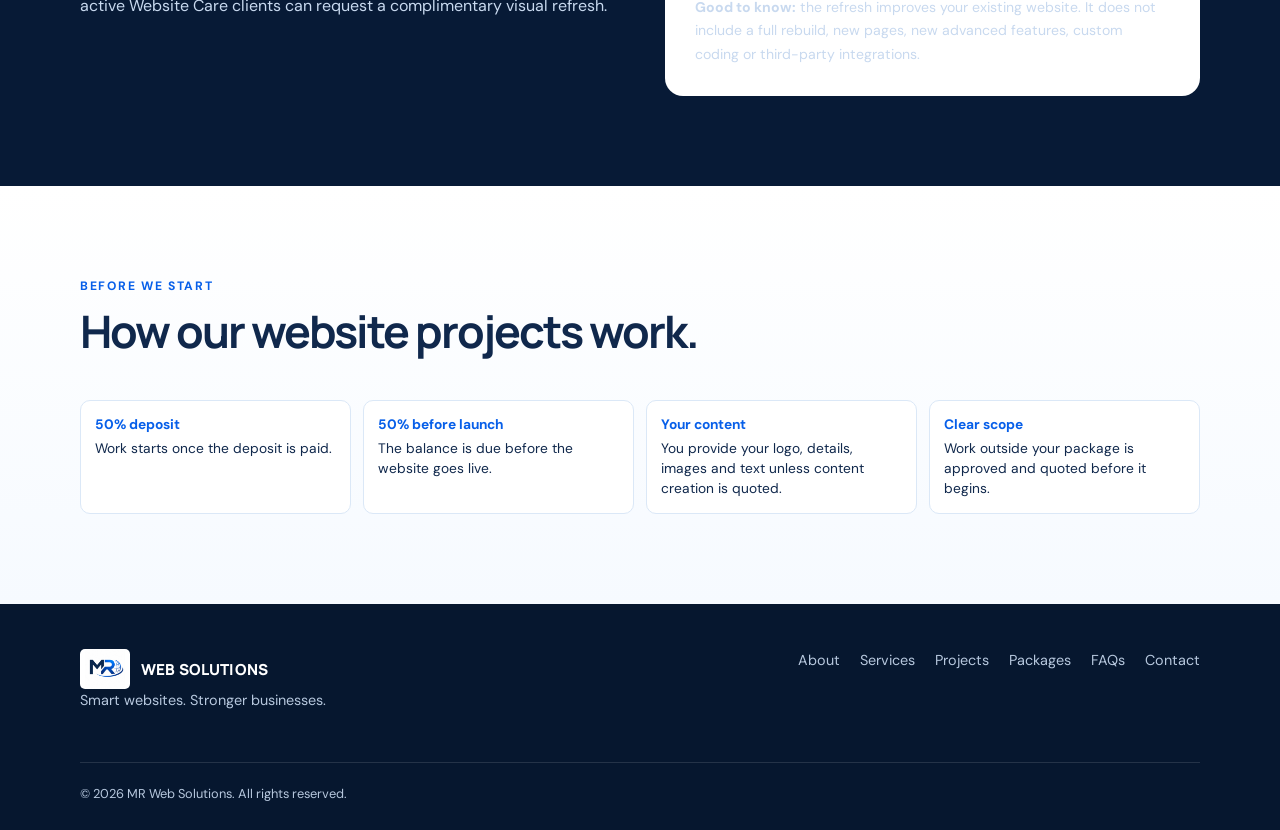
<file: packages.html>
<!doctype html>
<html lang="en">
<head>
  <meta charset="utf-8">
  <meta name="viewport" content="width=device-width, initial-scale=1">
  <meta name="description" content="Clear website packages and monthly Website Care Plans from MR Web Solutions.">
  <meta name="theme-color" content="#071a36">
  <title>Website Packages &amp; Monthly Plans | MR Web Solutions</title>
  <link rel="canonical" href="https://mrweb.co.za/packages.html">
  <link rel="icon" href="favicon.ico" sizes="any">
  <link rel="preconnect" href="https://fonts.googleapis.com">
  <link rel="preconnect" href="https://fonts.gstatic.com" crossorigin>
  <meta property="og:title" content="Website Packages &amp; Monthly Plans | MR Web Solutions">
  <meta property="og:description" content="Clear website packages and monthly Website Care Plans from MR Web Solutions.">
  <meta property="og:type" content="website">
  <meta property="og:url" content="https://mrweb.co.za/packages.html">
  <link rel="stylesheet" href="css/styles.css">
  <style>
    /* Page-specific package styling: kept here so shared site styles stay unchanged. */
    .pricing-grid-six{grid-template-columns:repeat(3,1fr)}
    .care-grid-five{grid-template-columns:repeat(3,1fr)}
    .pricing-grid-six .price small,.care-grid-five .price small{display:block;letter-spacing:0}
    .package-monthly{display:block;margin-top:7px;font-size:1.1rem;color:var(--ink)}
    .featured .package-monthly{color:#fff}
    .package-monthly small{display:inline!important;margin-left:3px}
    .monthly-summary{margin:0 0 18px!important;padding:12px 13px;border-radius:9px;background:var(--pale);color:#46617d!important;font-size:.82rem!important;line-height:1.45}
    .featured .monthly-summary{background:rgba(255,255,255,.11);color:#dceafe!important}
    .pricing-note{max-width:800px;margin:28px auto 0;padding:14px 18px;border-radius:10px;background:var(--pale);color:#46617d;font-size:.9rem;text-align:center}
    .refresh-section{background:var(--navy);color:#fff}
    .refresh-section .eyebrow{color:#a9d0ff}
    .refresh-layout{display:grid;grid-template-columns:1fr 1fr;gap:50px;align-items:center}
    .refresh-layout h2{font-size:clamp(2rem,3.5vw,3.2rem);margin:10px 0 16px}
    .refresh-layout>div>p{color:#c8d9ef}
    .refresh-card{padding:30px;border-radius:18px;background:#fff;color:var(--ink)}
    .refresh-card h3{font-size:1.2rem;margin-bottom:15px}
    .refresh-card ul{padding-left:19px;color:#46617d}
    .refresh-card li{margin:8px 0}
    .refresh-card p{margin:19px 0 0;padding-top:18px;border-top:1px solid var(--line);color:var(--muted);font-size:.88rem}
    .terms-list span{display:block;line-height:1.45}
    .terms-list b{display:block;margin-bottom:4px}
    @media(max-width:780px){
      .pricing-grid-six,.care-grid-five,.refresh-layout{grid-template-columns:1fr}
      .pricing-grid-six .pricing-card.featured{transform:none}
      .refresh-layout{gap:28px}
      .refresh-card{padding:24px}
    }
  </style>
</head>
<body>
<header class="site-header"><nav class="nav container"><a class="brand" href="index.html"><img src="assets/mr-logo-light.jpeg" alt="MR logo" width="1254" height="1254" decoding="async">WEB SOLUTIONS</a><button class="menu-button" aria-label="Open menu">&#9776;</button><div class="nav-links"><a href="index.html">Home</a><a href="about.html">About</a><a href="services.html">Services</a><a href="projects.html">Projects</a><a class="active" href="packages.html">Packages</a><a href="contact.html" class="button">Let's talk &rarr;</a></div></nav></header>
<main>
  <section class="page-hero"><div class="container"><div class="eyebrow" style="color:#a9d0ff">Website packages</div><h1>Clear websites. Clear pricing.</h1><p>Choose the website that suits your business today. Every package is mobile-friendly, professionally designed and built to help customers contact you.</p></div></section>

  <section class="section container"><div class="section-heading"><div class="eyebrow">Choose your website</div><h2>One clear build price. One clear monthly care price.</h2><p>Each package below shows both costs upfront. The once-off fee builds your website; Website Care starts after launch and keeps it secure, online and up to date.</p></div><div class="pricing-grid pricing-grid-six">
    <article class="pricing-card"><div class="project-label">Simple online presence</div><h3>Starter Website</h3><div class="price">R2,000 <small>once-off build</small><span class="package-monthly">Then R350 <small>/ month</small></span></div><p class="monthly-summary">Website Care includes hosting, security updates, backups, uptime checks and minor text or image changes on request.</p><p>For a small business that needs a clean, trustworthy website without complex features.</p><ul><li>Up to 3 simple pages</li><li>Mobile-friendly design</li><li>Services, contact details and location</li><li>WhatsApp, call and social-media links</li><li>Contact form with email notifications</li><li>Google Maps and basic SEO setup</li></ul><a class="button" href="contact.html?package=Starter%20Website">Choose Starter &rarr;</a></article>
    <article class="pricing-card featured"><div class="popular">Most popular</div><div class="project-label">More enquiries</div><h3>Business Website</h3><div class="price">R3,500 <small>once-off build</small><span class="package-monthly">Then R550 <small>/ month</small></span></div><p class="monthly-summary">Website Care includes hosting, security, backups, priority support and regular content or image changes on request.</p><p>For service businesses that need more information, more trust and better-quality enquiries.</p><ul><li>Everything in Starter</li><li>Up to 6 pages</li><li>Custom quote or enquiry form</li><li>Services page and image gallery</li><li>Reviews or testimonials section</li><li>FAQ section and basic on-page SEO</li></ul><a class="button alt" href="contact.html?package=Business%20Website">Choose Business &rarr;</a></article>
    <article class="pricing-card"><div class="project-label">Lead generation</div><h3>Growth Website</h3><div class="price">R5,500 <small>once-off build</small><span class="package-monthly">Then R750 <small>/ month</small></span></div><p class="monthly-summary">Website Care includes hosting, security, backups, content changes, performance checks and support for lead-generation features.</p><p>For businesses that need their website to do more than display contact details.</p><ul><li>Everything in Business</li><li>Up to 8 pages</li><li>Advanced quote, booking or availability form</li><li>Portfolio, gallery, blog or promotions section</li><li>One simple interactive feature</li><li>Analytics setup and lead-focused layout</li></ul><a class="button" href="contact.html?package=Growth%20Website">Choose Growth &rarr;</a></article>
    <article class="pricing-card"><div class="project-label">Private client access</div><h3>Client Portal</h3><div class="price">From R10,500 <small>once-off build</small><span class="package-monthly">Then from R1,250 <small>/ month</small></span></div><p class="monthly-summary">Website Care includes hosting, backups, security, user-function checks and technical support for your portal.</p><p>For businesses that need customers, members or staff to securely log in.</p><ul><li>Secure registration and login</li><li>Client or member dashboard</li><li>Profile, request or document access</li><li>Admin area for managing users</li><li>Custom status or workflow forms</li><li>Final price depends on the workflow</li></ul><a class="button" href="contact.html?package=Client%20Portal%20Website">Discuss a portal &rarr;</a></article>
    <article class="pricing-card"><div class="project-label">Sell online</div><h3>E-commerce Website</h3><div class="price">From R14,900 <small>once-off build</small><span class="package-monthly">Then from R1,500 <small>/ month</small></span></div><p class="monthly-summary">Website Care includes hosting, security, backups, checkout checks and ongoing technical support for your store.</p><p>For businesses that want to sell products or services through their website.</p><ul><li>Up to 25 products and categories</li><li>Secure checkout and payment setup</li><li>PayFast, Yoco or Peach Payments</li><li>Order-confirmation emails</li><li>Basic order management</li><li>Collection or delivery options</li></ul><a class="button" href="contact.html?package=E-commerce%20Website">Discuss e-commerce &rarr;</a></article>
    <article class="pricing-card custom-card"><div class="project-label">Something different</div><h3>Custom Project</h3><div class="price">Let's talk <small>tailored build and care quote</small></div><p class="monthly-summary">We will explain the once-off build cost and monthly care cost clearly before any work begins.</p><p>For unique projects that do not fit one of the packages above.</p><ul><li>Custom business dashboards</li><li>Complex booking platforms</li><li>Marketplace or learning platforms</li><li>Mobile apps and web apps</li><li>Third-party integrations</li><li>A clear quote before work begins</li></ul><a class="button" href="contact.html?package=Custom%20Project">Request a custom quote &rarr;</a></article>
  </div><p class="pricing-note">Need more space? Additional standard pages are R350 each. Advanced features, payment-provider fees and third-party subscriptions are quoted separately.</p></section>

  <section class="section process"><div class="container"><div class="section-heading"><div class="eyebrow">What does a simple interactive feature mean?</div><h2>A useful feature - without the cost of a custom app.</h2><p>For a Growth Website, choose one feature such as a savings calculator, guest-count enquiry, availability request, service finder, booking request or photo-based estimate form. Larger systems are quoted separately.</p></div><a class="button" href="contact.html?package=Growth%20Website">Tell us what you need &rarr;</a></div></section>

  <section class="section refresh-section"><div class="container refresh-layout"><div><div class="eyebrow">Included with active Website Care</div><h2>A complimentary website refresh every six months.</h2><p>We keep your website looking current - not just online. Every six months, active Website Care clients can request a complimentary visual refresh.</p></div><div class="refresh-card"><h3>Your refresh can include:</h3><ul><li>Improved colours, buttons and calls to action</li><li>Better homepage section layouts and structure</li><li>Updated image placement and visual polish</li><li>Content reorganisation to make the site clearer</li></ul><p><strong>Good to know:</strong> the refresh improves your existing website. It does not include a full rebuild, new pages, new advanced features, custom coding or third-party integrations.</p></div></div></section>

  <section class="section portfolio"><div class="container"><div class="section-heading"><div class="eyebrow">Before we start</div><h2>How our website projects work.</h2></div><div class="addons terms-list"><span><b>50% deposit</b>Work starts once the deposit is paid.</span><span><b>50% before launch</b>The balance is due before the website goes live.</span><span><b>Your content</b>You provide your logo, details, images and text unless content creation is quoted.</span><span><b>Clear scope</b>Work outside your package is approved and quoted before it begins.</span></div></div></section>
</main>
<footer class="footer"><div class="container"><div class="footer-top"><div><a class="brand" href="index.html"><img src="assets/mr-logo-light.jpeg" alt="MR logo" width="1254" height="1254" decoding="async">WEB SOLUTIONS</a><p>Smart websites. Stronger businesses.</p></div><div class="footer-links"><a href="about.html">About</a><a href="services.html">Services</a><a href="projects.html">Projects</a><a href="packages.html">Packages</a><a href="contact.html">Contact</a></div></div><div class="footer-bottom">&copy; 2026 MR Web Solutions. All rights reserved.</div></div></footer>
<script type="module" src="js/script.js"></script>
<a class="whatsapp-float" href="https://wa.me/27727718727?text=Hello%20MR%20Web%20Solutions%2C%20I%20would%20like%20to%20enquire%20about%20a%20website." target="_blank" rel="noopener" aria-label="Message MR Web Solutions on WhatsApp"><img src="assets/whatsapp-logo.png" alt="" width="204" height="148" decoding="async"><span>WhatsApp us</span></a>
</body>
</html>
</file>
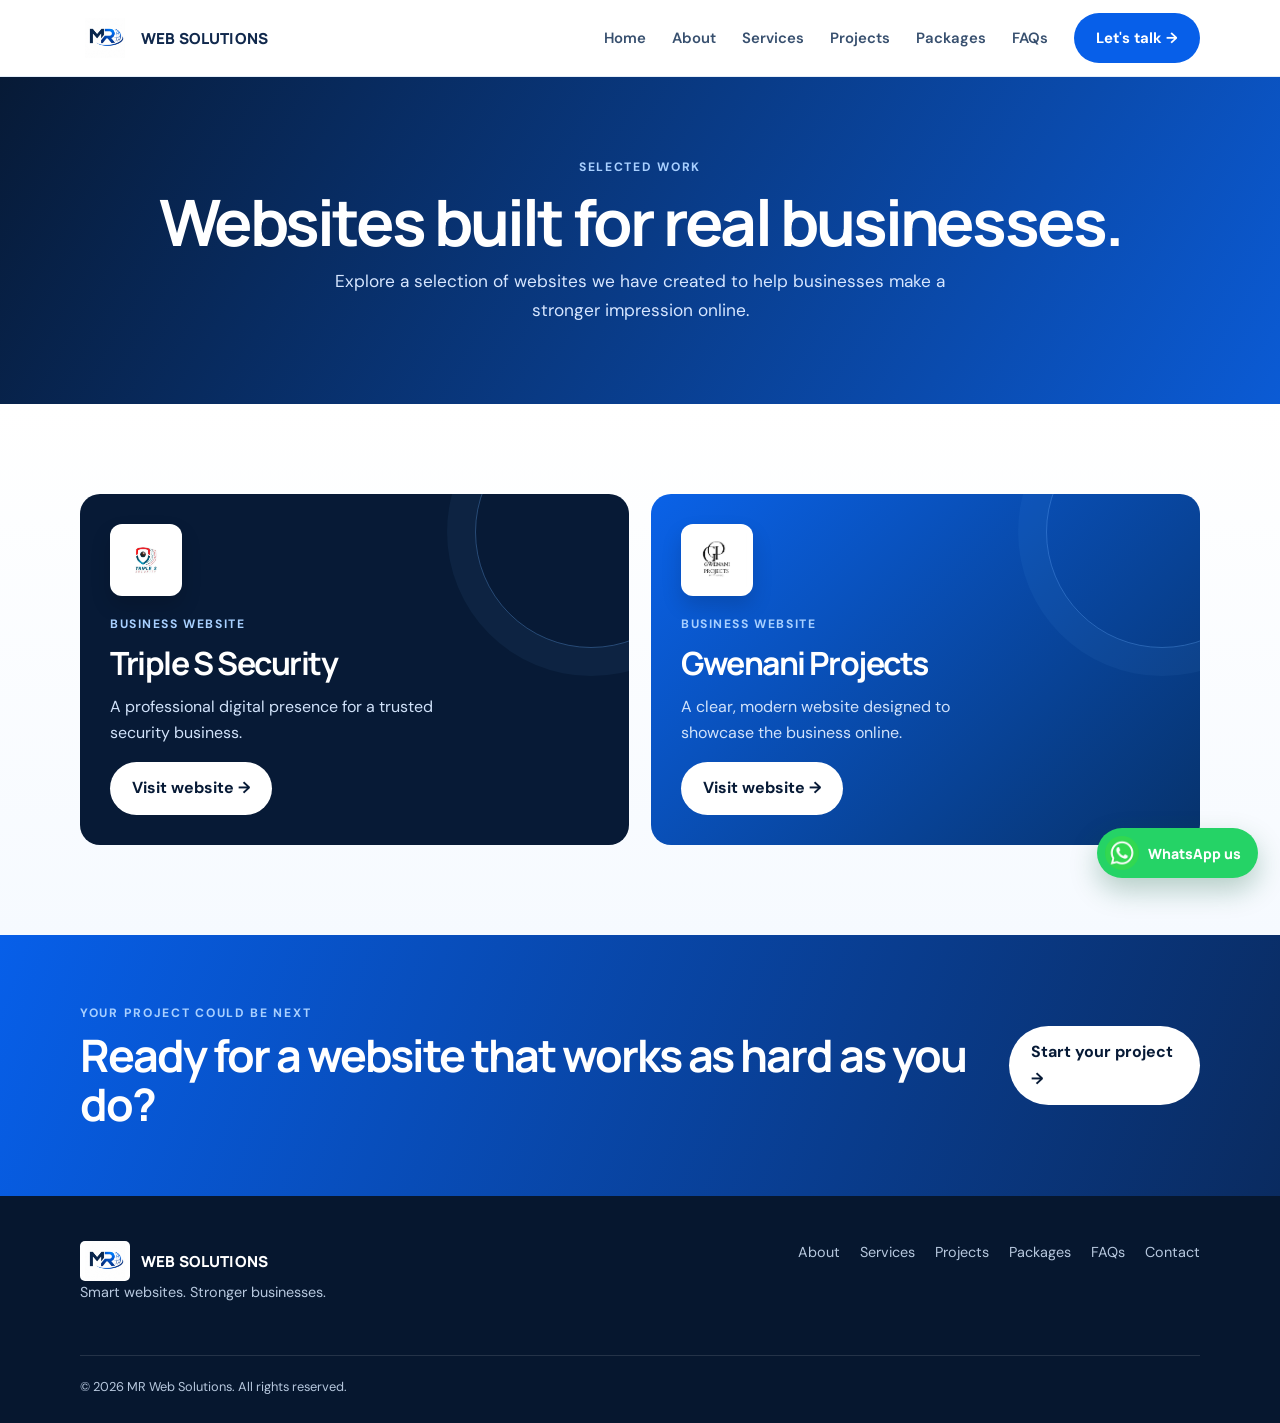
<file: projects.html>
<!doctype html>
<html lang="en">
<head>
  <meta charset="utf-8">
  <meta name="viewport" content="width=device-width, initial-scale=1">
  <meta name="description" content="View selected business websites created by MR Web Solutions, including projects for Triple S Security and Gwenani Projects.">
  <meta name="keywords" content="website design portfolio, web design projects, MR Web Solutions portfolio">
  <meta name="author" content="MR Web Solutions">
  <meta name="robots" content="index, follow">
  <meta name="theme-color" content="#071a36">
  <title>Website Design Portfolio | MR Web Solutions</title>
  <link rel="canonical" href="https://mrweb.co.za/projects.html">
  <link rel="icon" href="favicon.ico" sizes="any">
  <link rel="icon" type="image/png" sizes="32x32" href="favicon-32x32.png">
  <link rel="icon" type="image/png" sizes="16x16" href="favicon-16x16.png">
  <link rel="apple-touch-icon" sizes="180x180" href="apple-touch-icon.png">
  <link rel="manifest" href="manifest.webmanifest">
  <link rel="preconnect" href="https://fonts.googleapis.com">
  <link rel="preconnect" href="https://fonts.gstatic.com" crossorigin>
  <meta property="og:title" content="Website Design Portfolio | MR Web Solutions">
  <meta property="og:description" content="View selected business websites created by MR Web Solutions, including projects for Triple S Security and Gwenani Projects.">
  <meta property="og:type" content="website">
  <meta property="og:url" content="https://mrweb.co.za/projects.html">
  <meta property="og:image" content="https://mrweb.co.za/assets/og-image.jpg">
  <meta property="og:site_name" content="MR Web Solutions">
  <meta name="twitter:card" content="summary_large_image">
  <meta name="twitter:title" content="Website Design Portfolio | MR Web Solutions">
  <meta name="twitter:description" content="View selected business websites created by MR Web Solutions, including projects for Triple S Security and Gwenani Projects.">
  <meta name="twitter:image" content="https://mrweb.co.za/assets/og-image.jpg">
  <!-- Google Search Console verification: paste Google's verification meta tag here. -->
  <!-- Bing Webmaster verification: paste Bing's verification meta tag here. -->
  <script type="application/ld+json">{"@context":"https://schema.org","@type":["Organization","ProfessionalService"],"name":"MR Web Solutions","url":"https://mrweb.co.za/","logo":"https://mrweb.co.za/assets/mr-logo-light.jpeg","description":"MR Web Solutions creates professional business websites, provides domain setup and ongoing website support.","telephone":"+27727718727","contactPoint":[{"@type":"ContactPoint","telephone":"+27727718727","contactType":"customer service","availableLanguage":"English"},{"@type":"ContactPoint","telephone":"+27656541772","contactType":"customer service","availableLanguage":"English"}],"areaServed":"South Africa","priceRange":"R199.99-R7,500+"}</script>
<script type="application/ld+json">{"@context":"https://schema.org","@type":"WebPage","name":"Website Design Portfolio | MR Web Solutions","description":"View selected business websites created by MR Web Solutions, including projects for Triple S Security and Gwenani Projects.","url":"https://mrweb.co.za/projects.html","isPartOf":{"@type":"WebSite","name":"MR Web Solutions","url":"https://mrweb.co.za/"}}</script>
<script type="application/ld+json">{"@context":"https://schema.org","@type":"BreadcrumbList","itemListElement":[{"@type":"ListItem","position":1,"name":"Home","item":"https://mrweb.co.za/"},{"@type":"ListItem","position":2,"name":"Projects","item":"https://mrweb.co.za/projects.html"}]}</script>
  <link rel="stylesheet" href="css/styles.css">
</head>
<body>
<header class="site-header"><nav class="nav container"><a class="brand" href="index.html"><img src="assets/mr-logo-light.jpeg" alt="MR logo" width="1254" height="1254" decoding="async" loading="lazy">WEB SOLUTIONS</a><button class="menu-button" aria-label="Open menu">☰</button><div class="nav-links"><a href="index.html">Home</a><a href="about.html">About</a><a href="services.html">Services</a><a class="active" href="projects.html">Projects</a><a href="packages.html">Packages</a><a href="contact.html" class="button">Let's talk →</a></div></nav></header>
<main>
  <section class="page-hero"><div class="container"><div class="eyebrow" style="color:#a9d0ff">Selected work</div><h1>Websites built for real businesses.</h1><p>Explore a selection of websites we have created to help businesses make a stronger impression online.</p></div></section>
  <section class="section portfolio"><div class="container"><div class="portfolio-grid"><article class="project-card"><img class="project-logo" src="assets/triple-s-security-logo.jpg" alt="Triple S Security logo" width="447" height="447" decoding="async" loading="lazy"><div class="project-label">Business website</div><h3>Triple S Security</h3><p>A professional digital presence for a trusted security business.</p><a class="button" href="https://triplessecuritysa.co.za" target="_blank" rel="noopener">Visit website →</a></article><article class="project-card"><img class="project-logo" src="assets/gwenani-projects-logo.jpeg" alt="Gwenani Projects logo" width="500" height="500" decoding="async" loading="lazy"><div class="project-label">Business website</div><h3>Gwenani Projects</h3><p>A clear, modern website designed to showcase the business online.</p><a class="button" href="https://gwenaniprojects.co.za" target="_blank" rel="noopener">Visit website →</a></article></div></div></section>
  <section class="cta"><div class="container cta-wrap"><div><div class="eyebrow">Your project could be next</div><h2>Ready for a website that works as hard as you do?</h2></div><a class="button alt" href="contact.html">Start your project →</a></div></section>
</main>
<footer class="footer"><div class="container"><div class="footer-top"><div><a class="brand" href="index.html"><img src="assets/mr-logo-light.jpeg" alt="MR logo" width="1254" height="1254" decoding="async" loading="lazy">WEB SOLUTIONS</a><p>Smart websites. Stronger businesses.</p></div><div class="footer-links"><a href="about.html">About</a><a href="services.html">Services</a><a href="projects.html">Projects</a><a href="packages.html">Packages</a><a href="contact.html">Contact</a></div></div><div class="footer-bottom">© 2026 MR Web Solutions. All rights reserved.</div></div></footer><script type="module" src="js/script.js"></script>
<a class="whatsapp-float" href="https://wa.me/27727718727?text=Hello%20MR%20Web%20Solutions%2C%20I%20would%20like%20to%20enquire%20about%20a%20website." target="_blank" rel="noopener" aria-label="Message MR Web Solutions on WhatsApp"><img src="assets/whatsapp-logo.png" alt="" width="204" height="148" decoding="async" loading="lazy"><span>WhatsApp us</span></a></body></html>
</file>
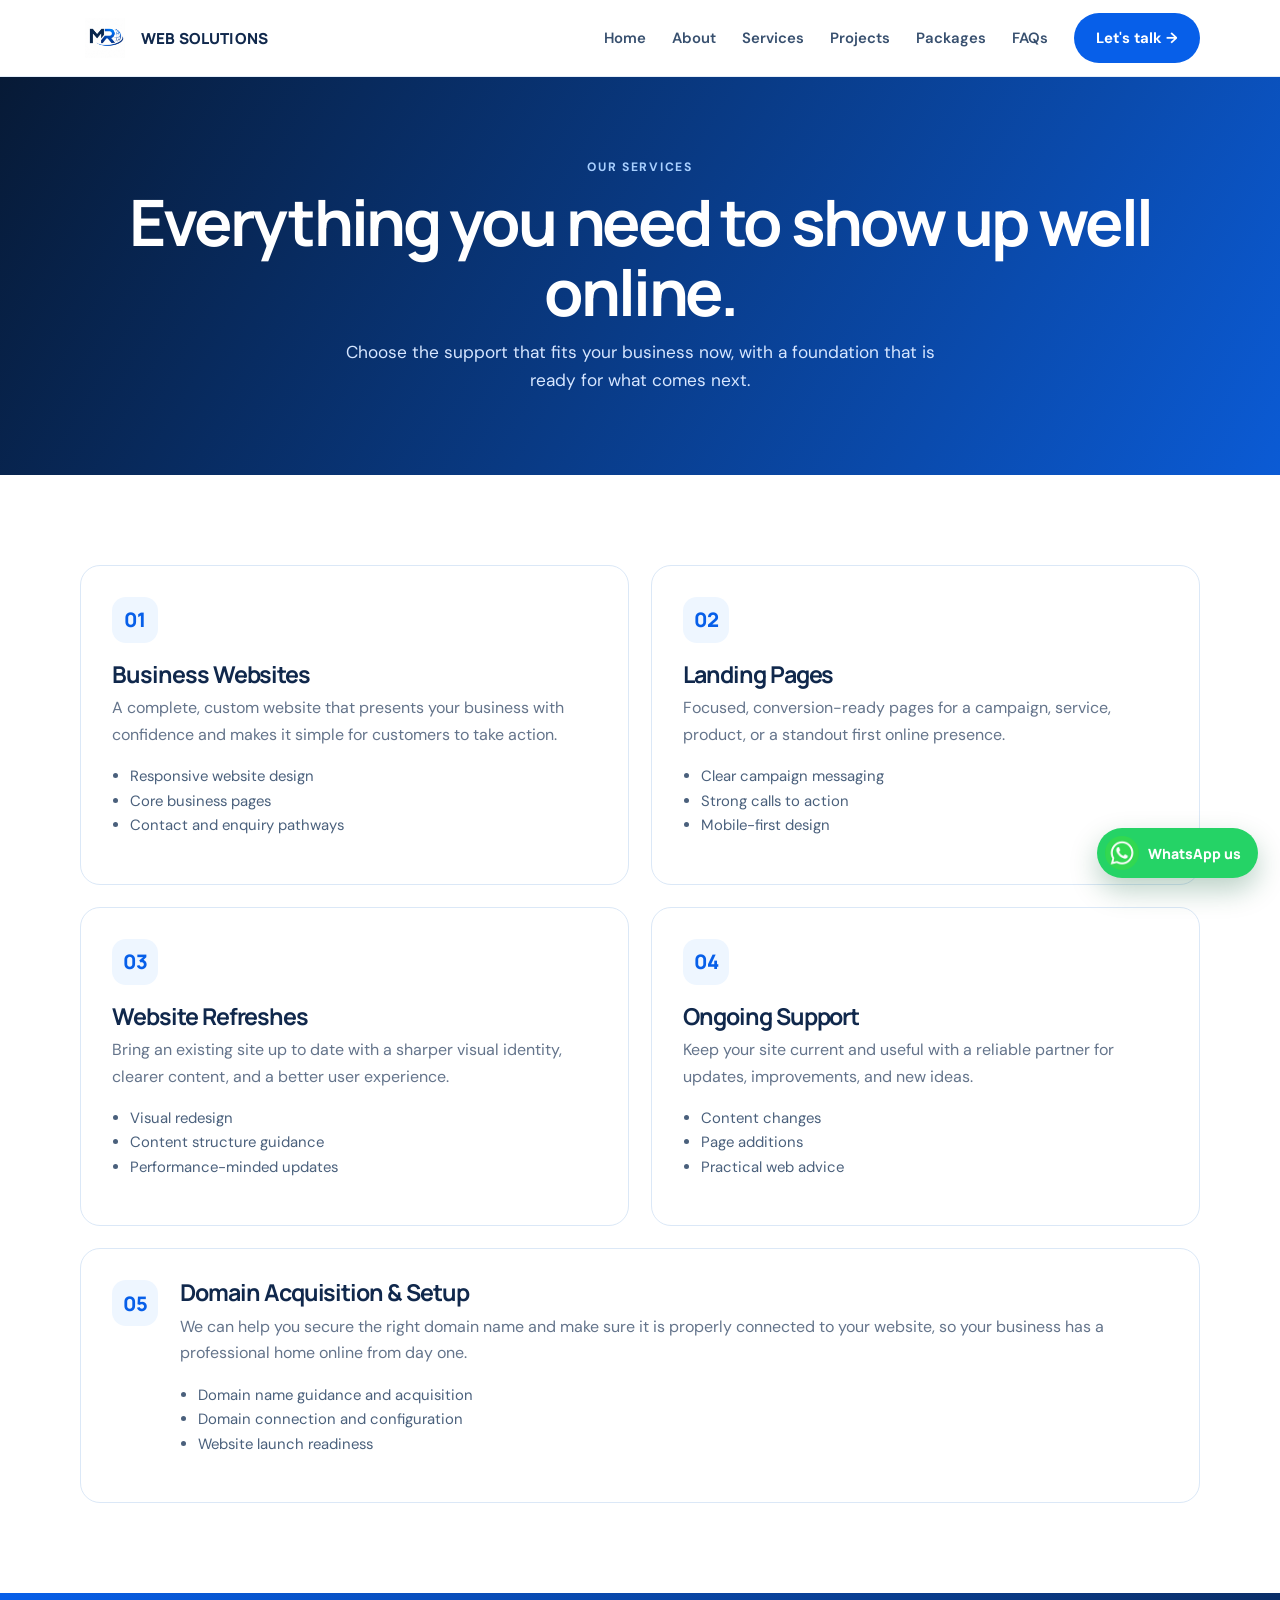
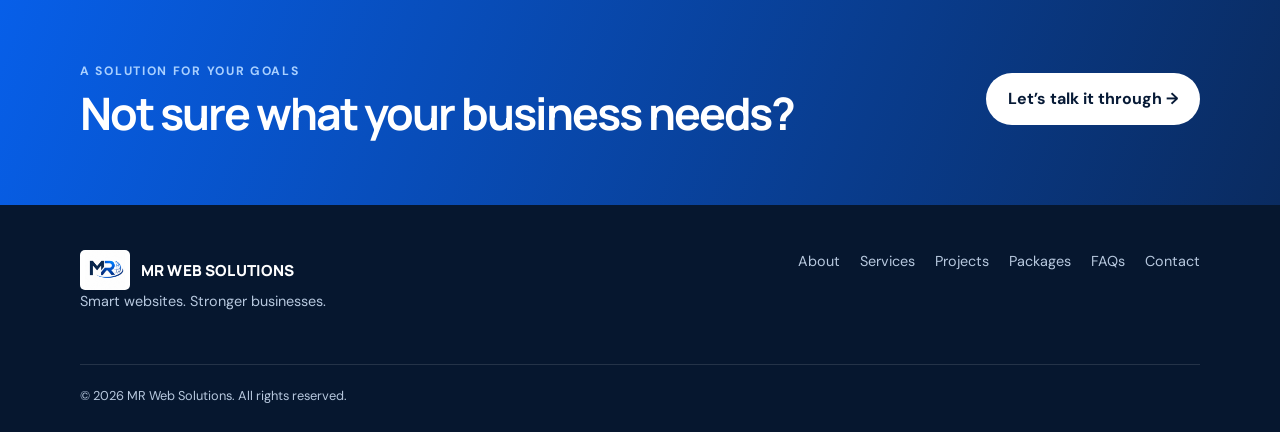
<file: services.html>
<!doctype html>
<html lang="en">
<head>
  <meta charset="utf-8">
  <meta name="viewport" content="width=device-width, initial-scale=1">
  <meta name="description" content="Explore website design, landing pages, website refreshes, ongoing support and domain acquisition services from MR Web Solutions.">
  <meta name="keywords" content="website design services, web development, landing pages, website redesign, domain acquisition">
  <meta name="author" content="MR Web Solutions">
  <meta name="robots" content="index, follow">
  <meta name="theme-color" content="#071a36">
  <title>Website Design, Development &amp; Domain Setup | MR Web Solutions</title>
  <link rel="canonical" href="https://mrweb.co.za/services.html">
  <link rel="icon" href="favicon.ico" sizes="any">
  <link rel="icon" type="image/png" sizes="32x32" href="favicon-32x32.png">
  <link rel="icon" type="image/png" sizes="16x16" href="favicon-16x16.png">
  <link rel="apple-touch-icon" sizes="180x180" href="apple-touch-icon.png">
  <link rel="manifest" href="manifest.webmanifest">
  <link rel="preconnect" href="https://fonts.googleapis.com">
  <link rel="preconnect" href="https://fonts.gstatic.com" crossorigin>
  <meta property="og:title" content="Website Design, Development &amp; Domain Setup | MR Web Solutions">
  <meta property="og:description" content="Explore website design, landing pages, website refreshes, ongoing support and domain acquisition services from MR Web Solutions.">
  <meta property="og:type" content="website">
  <meta property="og:url" content="https://mrweb.co.za/services.html">
  <meta property="og:image" content="https://mrweb.co.za/assets/og-image.jpg">
  <meta property="og:site_name" content="MR Web Solutions">
  <meta name="twitter:card" content="summary_large_image">
  <meta name="twitter:title" content="Website Design, Development &amp; Domain Setup | MR Web Solutions">
  <meta name="twitter:description" content="Explore website design, landing pages, website refreshes, ongoing support and domain acquisition services from MR Web Solutions.">
  <meta name="twitter:image" content="https://mrweb.co.za/assets/og-image.jpg">
  <!-- Google Search Console verification: paste Google's verification meta tag here. -->
  <!-- Bing Webmaster verification: paste Bing's verification meta tag here. -->
  <script type="application/ld+json">{"@context":"https://schema.org","@type":["Organization","ProfessionalService"],"name":"MR Web Solutions","url":"https://mrweb.co.za/","logo":"https://mrweb.co.za/assets/mr-logo-light.jpeg","description":"MR Web Solutions creates professional business websites, provides domain setup and ongoing website support.","telephone":"+27727718727","contactPoint":[{"@type":"ContactPoint","telephone":"+27727718727","contactType":"customer service","availableLanguage":"English"},{"@type":"ContactPoint","telephone":"+27656541772","contactType":"customer service","availableLanguage":"English"}],"areaServed":"South Africa","priceRange":"R199.99-R7,500+"}</script>
<script type="application/ld+json">{"@context":"https://schema.org","@type":"WebPage","name":"Website Design, Development & Domain Setup | MR Web Solutions","description":"Explore website design, landing pages, website refreshes, ongoing support and domain acquisition services from MR Web Solutions.","url":"https://mrweb.co.za/services.html","isPartOf":{"@type":"WebSite","name":"MR Web Solutions","url":"https://mrweb.co.za/"}}</script>
<script type="application/ld+json">{"@context":"https://schema.org","@type":"BreadcrumbList","itemListElement":[{"@type":"ListItem","position":1,"name":"Home","item":"https://mrweb.co.za/"},{"@type":"ListItem","position":2,"name":"Services","item":"https://mrweb.co.za/services.html"}]}</script>
  <link rel="stylesheet" href="css/styles.css">
</head>
<body>
<header class="site-header"><nav class="nav container"><a class="brand" href="index.html"><img src="assets/mr-logo-light.jpeg" alt="MR logo" width="1254" height="1254" decoding="async" loading="lazy">WEB SOLUTIONS</a><button class="menu-button" aria-label="Open menu">☰</button><div class="nav-links"><a href="index.html">Home</a><a href="about.html">About</a><a class="active" href="services.html">Services</a><a href="projects.html">Projects</a><a href="packages.html">Packages</a><a href="contact.html" class="button">Let's talk →</a></div></nav></header>
<main>
  <section class="page-hero"><div class="container"><div class="eyebrow" style="color:#a9d0ff">Our services</div><h1>Everything you need to show up well online.</h1><p>Choose the support that fits your business now, with a foundation that is ready for what comes next.</p></div></section>
  <section class="section container"><div class="service-grid">
    <article class="service-card"><div class="icon">01</div><h2>Business Websites</h2><p>A complete, custom website that presents your business with confidence and makes it simple for customers to take action.</p><ul><li>Responsive website design</li><li>Core business pages</li><li>Contact and enquiry pathways</li></ul></article>
    <article class="service-card"><div class="icon">02</div><h2>Landing Pages</h2><p>Focused, conversion-ready pages for a campaign, service, product, or a standout first online presence.</p><ul><li>Clear campaign messaging</li><li>Strong calls to action</li><li>Mobile-first design</li></ul></article>
    <article class="service-card"><div class="icon">03</div><h2>Website Refreshes</h2><p>Bring an existing site up to date with a sharper visual identity, clearer content, and a better user experience.</p><ul><li>Visual redesign</li><li>Content structure guidance</li><li>Performance-minded updates</li></ul></article>
    <article class="service-card"><div class="icon">04</div><h2>Ongoing Support</h2><p>Keep your site current and useful with a reliable partner for updates, improvements, and new ideas.</p><ul><li>Content changes</li><li>Page additions</li><li>Practical web advice</li></ul></article>
    <article class="service-card domain-card"><div class="icon">05</div><div><h2>Domain Acquisition & Setup</h2><p>We can help you secure the right domain name and make sure it is properly connected to your website, so your business has a professional home online from day one.</p><ul><li>Domain name guidance and acquisition</li><li>Domain connection and configuration</li><li>Website launch readiness</li></ul></div></article>
  </div></section>
  <section class="cta"><div class="container cta-wrap"><div><div class="eyebrow">A solution for your goals</div><h2>Not sure what your business needs?</h2></div><a class="button alt" href="contact.html">Let’s talk it through →</a></div></section>
</main>
<footer class="footer"><div class="container"><div class="footer-top"><div><a class="brand" href="index.html"><img src="assets/mr-logo-light.jpeg" alt="MR logo" width="1254" height="1254" decoding="async" loading="lazy">MR WEB SOLUTIONS</a><p>Smart websites. Stronger businesses.</p></div><div class="footer-links"><a href="about.html">About</a><a href="services.html">Services</a><a href="projects.html">Projects</a><a href="packages.html">Packages</a><a href="contact.html">Contact</a></div></div><div class="footer-bottom">© 2026 MR Web Solutions. All rights reserved.</div></div></footer><script type="module" src="js/script.js"></script>
<a class="whatsapp-float" href="https://wa.me/27727718727?text=Hello%20MR%20Web%20Solutions%2C%20I%20would%20like%20to%20enquire%20about%20a%20website." target="_blank" rel="noopener" aria-label="Message MR Web Solutions on WhatsApp"><img src="assets/whatsapp-logo.png" alt="" width="204" height="148" decoding="async" loading="lazy"><span>WhatsApp us</span></a></body></html>
</file>
<file: css/styles.css>
@import url('https://fonts.googleapis.com/css2?family=DM+Sans:wght@400;500;600;700&family=Manrope:wght@400;500;600;700;800&display=swap');

:root{--navy:#071a36;--ink:#10284c;--blue:#075fe9;--sky:#2d91ff;--pale:#eef6ff;--white:#fff;--muted:#64748b;--line:#dbe8f7;--shadow:0 24px 65px rgba(7,26,54,.13)}
*{box-sizing:border-box}html{scroll-behavior:smooth}body{margin:0;background:var(--white);color:var(--ink);font:16px/1.65 'DM Sans',sans-serif}h1,h2,h3,p{margin-top:0}h1,h2,h3{font-family:Manrope,sans-serif;line-height:1.1;letter-spacing:-.045em}a{text-decoration:none;color:inherit}.container{width:min(1120px,calc(100% - 40px));margin:auto}.eyebrow{color:var(--blue);font-size:.76rem;letter-spacing:.14em;font-weight:700;text-transform:uppercase}.button{display:inline-flex;align-items:center;gap:9px;padding:13px 22px;border-radius:99px;background:var(--blue);color:#fff;font-weight:700;transition:.25s}.button:hover{transform:translateY(-2px);box-shadow:0 12px 25px rgba(7,95,233,.27)}.button.alt{background:#fff;color:var(--navy)}.button.ghost{background:transparent;color:var(--blue);padding:13px 4px}.button.ghost:hover{box-shadow:none}.site-header{position:sticky;top:0;z-index:10;background:rgba(255,255,255,.92);backdrop-filter:blur(18px);border-bottom:1px solid rgba(219,232,247,.75)}.nav{height:76px;display:flex;align-items:center;justify-content:space-between}.brand{display:flex;align-items:center;gap:11px;font:800 .95rem Manrope,sans-serif;letter-spacing:.01em}.brand img{width:50px;height:40px;object-fit:contain;object-position:center;background:#fff;border-radius:5px}.brand span{color:var(--blue)}.nav-links{display:flex;align-items:center;gap:26px;font-weight:600;font-size:.93rem}.nav-links a:not(.button){color:#38506f}.nav-links a:hover,.nav-links .active{color:var(--blue)}.menu-button{display:none;border:0;background:none;font-size:1.45rem;color:var(--navy)}
.hero{position:relative;overflow:hidden;background:linear-gradient(122deg,#071a36 0%,#0b2853 59%,#0b5bd5 160%);color:#fff;padding:90px 0 95px}.hero:before{content:"";position:absolute;width:660px;height:660px;border:1px solid rgba(255,255,255,.13);border-radius:50%;right:-265px;top:-255px;box-shadow:0 0 0 45px rgba(255,255,255,.025),0 0 0 105px rgba(255,255,255,.02)}.hero-grid{position:relative;display:grid;grid-template-columns:1.05fr .8fr;align-items:center;gap:55px}.hero h1{font-size:clamp(2.8rem,5vw,5rem);margin:12px 0 21px;max-width:700px}.hero h1 em{font-style:normal;color:#5facff}.hero p{color:#c9dcf9;font-size:1.13rem;max-width:590px}.hero-actions{display:flex;gap:14px;margin-top:31px;flex-wrap:wrap}.hero-logo{width:100%;max-width:410px;justify-self:end;border-radius:28px;background:#fff;box-shadow:0 30px 70px rgba(0,0,0,.28);animation:float 5s ease-in-out infinite}.trust{display:flex;gap:27px;margin-top:38px;color:#b9d0f3;font-size:.85rem}.trust b{display:block;color:#fff;font:700 1.35rem Manrope,sans-serif}.strip{background:#0a62e8;color:#fff;padding:14px 0;overflow:hidden}.strip-inner{display:flex;justify-content:space-between;gap:18px;font:700 .75rem Manrope,sans-serif;letter-spacing:.12em;text-transform:uppercase;white-space:nowrap}.section{padding:90px 0}.section-heading{max-width:625px;margin-bottom:45px}.section-heading h2{font-size:clamp(2rem,3.5vw,3.2rem);margin:10px 0 16px}.section-heading p{color:var(--muted)}.cards{display:grid;grid-template-columns:repeat(3,1fr);gap:20px}.card{border:1px solid var(--line);border-radius:20px;padding:29px;background:#fff;transition:.25s}.card:hover{transform:translateY(-6px);box-shadow:var(--shadow);border-color:transparent}.icon{width:46px;height:46px;border-radius:14px;display:grid;place-items:center;background:var(--pale);color:var(--blue);font:800 1.25rem Manrope}.card h3{font-size:1.25rem;margin:21px 0 8px}.card p{color:var(--muted);font-size:.94rem}.card a{font-weight:700;color:var(--blue);font-size:.9rem}.process{background:var(--pale)}.steps{display:grid;grid-template-columns:repeat(3,1fr);gap:45px}.step-number{font:800 3.4rem Manrope;color:#c9defb;line-height:1}.step h3{font-size:1.2rem;margin:13px 0 7px}.step p{color:var(--muted);font-size:.94rem}.cta{padding:68px 0;background:linear-gradient(110deg,#075fe9,#0a2b60);color:#fff}.cta-wrap{display:flex;justify-content:space-between;align-items:center;gap:30px}.cta h2{font-size:clamp(2rem,3.5vw,3.3rem);margin:7px 0 0}.cta .eyebrow{color:#a9d0ff}.footer{padding:45px 0 26px;background:#06172f;color:#b7c8de}.footer-top{display:flex;justify-content:space-between;gap:25px;padding-bottom:35px}.footer .brand{color:#fff}.footer p{max-width:340px;font-size:.9rem}.footer-links{display:flex;gap:20px;align-items:flex-start;font-size:.9rem}.footer-bottom{border-top:1px solid rgba(255,255,255,.12);padding-top:20px;font-size:.8rem}
.page-hero{padding:80px 0;background:linear-gradient(120deg,#071a36,#0b5bd5);color:#fff;text-align:center}.page-hero h1{font-size:clamp(2.7rem,5vw,4.6rem);margin:10px 0}.page-hero p{margin:auto;max-width:630px;color:#d6e6ff;font-size:1.08rem}.split{display:grid;grid-template-columns:1fr 1fr;gap:75px;align-items:center}.about-image{width:100%;border-radius:22px;box-shadow:var(--shadow)}.checklist{list-style:none;padding:0;margin:24px 0}.checklist li{margin:12px 0;color:#38506f}.checklist li:before{content:'✓';display:inline-grid;place-items:center;width:20px;height:20px;background:#dceeff;color:var(--blue);border-radius:50%;margin-right:10px;font-size:.78rem;font-weight:bold}.values{display:grid;grid-template-columns:repeat(2,1fr);gap:18px}.value{padding:23px;border-radius:16px;background:var(--pale)}.value h3{font-size:1.05rem;margin:0 0 7px}.value p{margin:0;color:var(--muted);font-size:.9rem}.service-grid{display:grid;grid-template-columns:repeat(2,1fr);gap:22px}.service-card{border-radius:20px;border:1px solid var(--line);padding:31px}.service-card h2{font-size:1.45rem;margin:19px 0 8px}.service-card p{color:var(--muted)}.service-card ul{padding-left:18px;color:#4a607c;font-size:.93rem}.contact-grid{display:grid;grid-template-columns:.82fr 1.18fr;gap:40px;align-items:start}.contact-panel{border-radius:21px;background:var(--navy);color:#fff;padding:35px}.contact-panel h2{font-size:1.85rem}.contact-panel p{color:#c2d6f4}.contact-item{padding:16px 0;border-bottom:1px solid rgba(255,255,255,.14)}.contact-item small{display:block;color:#8fb7ed;text-transform:uppercase;letter-spacing:.1em;font-weight:bold}.contact-form{border:1px solid var(--line);padding:35px;border-radius:21px}.form-row{display:grid;grid-template-columns:1fr 1fr;gap:16px}label{display:block;font-size:.86rem;font-weight:700;margin:15px 0 6px}input,textarea,select{width:100%;font:inherit;padding:12px 13px;border:1px solid #cedded;border-radius:9px;color:var(--ink)}textarea{min-height:132px;resize:vertical}.form-message{margin:15px 0 0;color:#087141;font-weight:600;display:none}.form-message.show{display:block}@keyframes float{50%{transform:translateY(-11px)}}
@media(max-width:780px){.nav{height:68px}.menu-button{display:block}.nav-links{display:none;position:absolute;top:68px;left:0;right:0;padding:20px;background:#fff;flex-direction:column;align-items:flex-start;border-bottom:1px solid var(--line);box-shadow:var(--shadow)}.nav-links.open{display:flex}.hero{padding:70px 0}.hero-grid,.split,.contact-grid{grid-template-columns:1fr}.hero-logo{justify-self:start;max-width:330px}.cards,.steps{grid-template-columns:1fr}.service-grid{grid-template-columns:1fr}.section{padding:65px 0}.cta-wrap,.footer-top{align-items:flex-start;flex-direction:column}.form-row{grid-template-columns:1fr}.trust{gap:20px}.strip-inner{justify-content:flex-start}.values{grid-template-columns:1fr}}
.domain-card{grid-column:span 2;display:grid;grid-template-columns:auto 1fr;gap:22px;align-items:start}.domain-card h2{margin-top:0}@media(max-width:780px){.domain-card{grid-column:auto;grid-template-columns:1fr;gap:0}}
.contact-item a{color:#fff;font-weight:700}.contact-item a:hover{color:#8fc5ff}
[data-rotating-message]{transition:opacity .18s ease,transform .18s ease}[data-rotating-message]:not(.message-visible){opacity:0;transform:translateY(7px)}
.portfolio{background:linear-gradient(180deg,#fff 0%,#f6faff 100%)}.portfolio-grid{display:grid;grid-template-columns:repeat(2,1fr);gap:22px}.project-card{display:flex;flex-direction:column;min-height:265px;padding:30px;border-radius:20px;background:var(--navy);color:#fff;overflow:hidden;position:relative}.project-card:before{content:"";position:absolute;width:230px;height:230px;border:1px solid rgba(109,177,255,.32);border-radius:50%;right:-78px;top:-78px;box-shadow:0 0 0 28px rgba(109,177,255,.06)}.project-card:nth-child(2){background:linear-gradient(135deg,#0a62e8,#07326b)}.project-card>*{position:relative}.project-label{color:#a8d0ff;font-size:.76rem;letter-spacing:.13em;text-transform:uppercase;font-weight:700}.project-card h3{font-size:2rem;margin:12px 0}.project-card p{color:#d1e2fa;max-width:330px}.project-card .button{margin-top:auto;align-self:flex-start;background:#fff;color:var(--navy)}@media(max-width:780px){.portfolio-grid{grid-template-columns:1fr}}
.project-logo{width:72px;height:72px;object-fit:contain;border-radius:12px;background:#fff;padding:6px;margin-bottom:18px;box-shadow:0 10px 20px rgba(0,0,0,.15)}.project-logo+.project-label{margin-top:0}
.pricing-grid{display:grid;grid-template-columns:repeat(3,1fr);gap:20px;align-items:stretch}.pricing-card,.care-card{position:relative;display:flex;flex-direction:column;border:1px solid var(--line);border-radius:20px;padding:29px;background:#fff}.pricing-card.featured{background:var(--navy);border-color:var(--navy);color:#fff;box-shadow:var(--shadow);transform:translateY(-10px)}.pricing-card.featured p,.pricing-card.featured li{color:#d6e5fa}.pricing-card h3,.care-card h3{font-size:1.5rem;margin:12px 0}.price{font:800 1.7rem Manrope;color:var(--blue);line-height:1.25;margin-bottom:16px}.price span{font-size:1.3rem}.price small{font:500 .78rem 'DM Sans',sans-serif;color:var(--muted)}.featured .price{color:#78b5ff}.featured .price small{color:#c7ddfa}.pricing-card p,.care-card p{color:var(--muted);font-size:.92rem}.pricing-card ul{padding-left:18px;margin:8px 0 26px;color:#45607e;font-size:.9rem}.pricing-card li{margin:8px 0}.pricing-card .button{margin-top:auto;justify-content:center}.popular{display:inline-block;position:absolute;top:16px;right:16px;padding:5px 9px;border-radius:99px;background:#78b5ff;color:#06224a;font-size:.7rem;font-weight:800;text-transform:uppercase;letter-spacing:.06em}.care-grid{display:grid;grid-template-columns:repeat(3,1fr);gap:20px}.care-card a{margin-top:auto;color:var(--blue);font-weight:700}.addons{display:grid;grid-template-columns:repeat(4,1fr);gap:12px}.addons span{display:flex;justify-content:space-between;gap:8px;padding:14px;border:1px solid var(--line);border-radius:10px;background:#fff;font-size:.86rem}.addons b{color:var(--blue);white-space:nowrap}@media(max-width:780px){.pricing-grid,.care-grid,.addons{grid-template-columns:1fr}.pricing-card.featured{transform:none}}
.dashboard-body{min-height:100vh;background:linear-gradient(135deg,#eef6ff,#fff)}.dashboard{padding:60px 0}.dashboard-brand{margin-bottom:52px}.login-panel{max-width:480px;padding:36px;border-radius:20px;background:#fff;box-shadow:var(--shadow)}.login-panel h1,.dashboard-top h1{font-size:2.2rem;margin:9px 0}.login-panel p{color:var(--muted)}.login-panel .button{border:0;margin-top:22px}.dashboard-message{min-height:25px;color:#bd3345}.dashboard-top{display:flex;justify-content:space-between;align-items:flex-start;gap:20px;margin-bottom:28px}.dashboard-top p{color:var(--muted)}.enquiries-list{display:grid;gap:16px}.enquiry-card{background:#fff;border:1px solid var(--line);border-radius:16px;padding:23px}.enquiry-card h2{font-size:1.2rem;margin:0 0 6px}.enquiry-meta{font-size:.87rem;color:var(--muted);margin:0 0 12px}.enquiry-package{display:inline-block;padding:4px 9px;border-radius:99px;background:var(--pale);color:var(--blue);font-weight:700;font-size:.78rem;margin:0 0 12px}.enquiry-copy{white-space:pre-wrap;margin:0;color:#38506f}.empty-state{padding:30px;border-radius:16px;background:#fff;color:var(--muted)}@media(max-width:780px){.dashboard{padding:35px 0}.dashboard-top{flex-direction:column}.dashboard-brand{margin-bottom:35px}}
.whatsapp-float{position:fixed;right:22px;bottom:22px;z-index:20;display:inline-flex;align-items:center;gap:9px;padding:8px 17px 8px 8px;border-radius:99px;background:#25d366;color:#fff;font:800 .88rem Manrope,sans-serif;box-shadow:0 12px 28px rgba(8,89,50,.28);transition:transform .2s ease,box-shadow .2s ease}.whatsapp-float img{width:34px;height:34px;object-fit:cover;border-radius:50%}.whatsapp-float:hover{transform:translateY(-3px);box-shadow:0 16px 32px rgba(8,89,50,.34)}@media(max-width:520px){.whatsapp-float{right:16px;bottom:16px;padding:7px}.whatsapp-float span{display:none}.whatsapp-float img{width:42px;height:42px}}
.faq-layout{display:grid;grid-template-columns:.75fr 1.25fr;gap:65px;align-items:start}.faq-list{display:grid;gap:12px}.faq-item{border:1px solid var(--line);border-radius:14px;background:#fff;overflow:hidden;transition:border-color .2s ease,box-shadow .2s ease}.faq-item[open]{border-color:#a8cdfd;box-shadow:0 12px 28px rgba(7,95,233,.08)}.faq-item summary{position:relative;cursor:pointer;list-style:none;padding:20px 56px 20px 21px;font:700 1rem Manrope,sans-serif;color:var(--ink)}.faq-item summary::-webkit-details-marker{display:none}.faq-item summary:after{content:'+';position:absolute;right:20px;top:15px;width:30px;height:30px;display:grid;place-items:center;border-radius:50%;background:var(--pale);color:var(--blue);font:500 1.35rem 'DM Sans',sans-serif}.faq-item[open] summary:after{content:'−'}.faq-item p{margin:0;padding:0 21px 21px;color:var(--muted);font-size:.94rem}.faq-layout .section-heading .button{margin-top:8px}@media(max-width:780px){.faq-layout{grid-template-columns:1fr;gap:30px}.faq-section{padding-top:60px}}
:focus-visible{outline:3px solid #2d91ff;outline-offset:3px}
.hero-logo{width:min(100%,410px);height:auto;aspect-ratio:1/1;object-fit:contain;display:block}.about-image{height:auto}
.footer-links{flex-wrap:wrap}@media(max-width:780px){.footer-links{width:100%;gap:12px 16px}.footer-links a{white-space:nowrap}}
.enquiry-card.is-done{background:#f7fbf8;border-color:#ccead9}.enquiry-card.is-done h2,.enquiry-card.is-done .enquiry-copy{opacity:.72}.enquiry-status{display:inline-block;padding:3px 8px;border-radius:99px;font-size:.69rem;font-weight:800;letter-spacing:.07em;text-transform:uppercase}.enquiry-status.open{background:#e6f0ff;color:#075fe9}.enquiry-status.done{background:#dff5e7;color:#087141}.enquiry-actions{display:flex;gap:10px;flex-wrap:wrap;margin-top:20px}.button.small{border:0;padding:9px 14px;font-size:.78rem;cursor:pointer}.button.danger{background:#fff0f2;color:#bd3345;border:1px solid #f3c4cc}.button.danger:hover{box-shadow:none}
.dashboard-tabs{display:flex;gap:6px;margin:-8px 0 34px;padding:5px;width:max-content;border:1px solid var(--line);border-radius:14px;background:#fff;box-shadow:0 8px 24px rgba(7,26,54,.06)}.dashboard-tab{border:0;border-radius:10px;background:transparent;color:var(--muted);padding:10px 18px;font:700 .9rem Manrope,sans-serif;cursor:pointer}.dashboard-tab.is-active{background:var(--navy);color:#fff}.view-heading{display:flex;justify-content:space-between;gap:24px;align-items:flex-end;margin-bottom:22px}.view-heading h2{font-size:1.8rem;margin:0 0 5px}.view-heading p{color:var(--muted);margin:0}.finance-toolbar{align-items:flex-end}.toolbar-actions{display:flex;gap:12px;align-items:flex-end}.compact-field{margin:0;color:var(--muted);font-size:.76rem}.compact-field input{display:block;width:165px;margin-top:5px;background:#fff}.button.secondary{background:#fff;color:var(--blue);border:1px solid #bcd5f7}.finance-summary{display:grid;grid-template-columns:repeat(4,1fr);gap:14px;margin-bottom:20px}.summary-card{position:relative;overflow:hidden;padding:22px;border:1px solid var(--line);border-radius:17px;background:#fff}.summary-card:after{content:"";position:absolute;width:70px;height:70px;border-radius:50%;right:-28px;top:-29px;background:currentColor;opacity:.08}.summary-card small{display:block;color:var(--muted);font-weight:700}.summary-card strong{display:block;font:800 1.65rem Manrope,sans-serif;margin:6px 0}.summary-card span{display:block;color:var(--muted);font-size:.76rem}.summary-card.income{color:#087141}.summary-card.expense{color:#bd3345}.summary-card.profit{color:var(--blue)}.summary-card.allocated{color:#7858b8}.finance-notice{display:none;padding:12px 16px;border-radius:10px;margin:0 0 18px;font-weight:600;font-size:.9rem}.finance-notice.show{display:block}.finance-notice.success{background:#e4f6eb;color:#087141}.finance-notice.error{background:#fff0f2;color:#a6263c}.finance-layout{display:grid;grid-template-columns:.9fr 1.1fr;gap:18px;margin-bottom:18px}.finance-panel{padding:25px;border:1px solid var(--line);border-radius:18px;background:#fff;box-shadow:0 12px 35px rgba(7,26,54,.05)}.finance-panel .button{border:0;margin-top:20px;cursor:pointer}.panel-heading{display:flex;justify-content:space-between;align-items:flex-start;gap:18px;margin-bottom:14px}.panel-heading h3{font-size:1.35rem;margin:6px 0 0}.panel-copy{color:var(--muted);font-size:.86rem}.profit-base{display:inline-block;padding:6px 10px;border-radius:99px;background:#e8f3ff;color:var(--blue);font-weight:700;font-size:.76rem;white-space:nowrap}.allocation-table-heading,.allocation-line{display:grid;grid-template-columns:1fr 112px 110px 34px;gap:9px;align-items:center}.allocation-table-heading{padding:14px 0 7px;color:var(--muted);font-size:.69rem;font-weight:700;text-transform:uppercase;letter-spacing:.05em}.allocation-line{margin-bottom:9px}.allocation-line input{margin:0}.percentage-input{position:relative}.percentage-input input{padding-right:27px}.percentage-input span{position:absolute;right:10px;top:10px;color:var(--muted)}.allocation-line-amount{font-weight:700;text-align:right;font-size:.84rem}.icon-button{width:30px;height:30px;display:grid;place-items:center;border:0;border-radius:50%;background:var(--pale);color:var(--blue);font:700 1rem Manrope;cursor:pointer}.icon-button.danger{background:#fff0f2;color:#bd3345}.text-button{border:0;background:none;color:var(--blue);font:700 .82rem 'DM Sans',sans-serif;padding:7px 0;cursor:pointer}.allocation-totals{display:grid;grid-template-columns:1fr 112px 110px 34px;gap:9px;padding:13px 0;border-top:1px solid var(--line);border-bottom:1px solid var(--line);margin:6px 0 11px;font-size:.86rem}.allocation-totals strong{text-align:right}.over-limit{color:#bd3345}.transactions-panel,.allocation-history-panel{margin-top:18px}.muted-label{color:var(--muted);font-size:.8rem}.table-scroll{overflow-x:auto}.finance-table{width:100%;border-collapse:collapse;font-size:.84rem}.finance-table th{text-align:left;color:var(--muted);font-size:.68rem;text-transform:uppercase;letter-spacing:.06em;padding:10px;border-bottom:1px solid var(--line)}.finance-table td{padding:13px 10px;border-bottom:1px solid #edf3fa}.finance-table .amount{font-weight:700;text-align:right;white-space:nowrap}.finance-table .amount.income{color:#087141}.finance-table .amount.expense{color:#bd3345}.transaction-type{display:inline-block;padding:3px 8px;border-radius:99px;text-transform:capitalize;font-size:.72rem;font-weight:700}.transaction-type.income{background:#e4f6eb;color:#087141}.transaction-type.expense{background:#fff0f2;color:#bd3345}.allocation-history{display:grid;grid-template-columns:repeat(2,1fr);gap:12px}.allocation-record{padding:17px;border:1px solid var(--line);border-radius:13px;background:#fbfdff}.allocation-record-top{display:flex;justify-content:space-between;gap:18px}.allocation-record h4{font:700 1rem Manrope;margin:0 0 3px}.allocation-record p{font-size:.75rem;color:var(--muted);margin:0}.allocation-record-top>strong{color:#7858b8;white-space:nowrap}.allocation-record ul{list-style:none;padding:10px 0 0;margin:10px 0 0;border-top:1px solid var(--line)}.allocation-record li{display:flex;justify-content:space-between;gap:15px;font-size:.78rem;margin-top:7px}.allocation-record li b{font-weight:600}.finance-panel textarea{min-height:70px}.dashboard-view[hidden]{display:none!important}
@media(max-width:900px){.finance-summary{grid-template-columns:repeat(2,1fr)}.finance-layout{grid-template-columns:1fr}.allocation-history{grid-template-columns:1fr}}
@media(max-width:620px){.view-heading,.finance-toolbar,.toolbar-actions{align-items:stretch;flex-direction:column}.toolbar-actions{width:100%}.compact-field input{width:100%}.finance-summary{grid-template-columns:1fr 1fr}.summary-card{padding:17px}.summary-card strong{font-size:1.25rem}.allocation-table-heading{display:none}.allocation-line{grid-template-columns:1fr 82px 80px 30px}.allocation-totals{grid-template-columns:1fr 82px 80px 30px}.finance-panel{padding:18px}.dashboard-tabs{width:100%}.dashboard-tab{flex:1}.dashboard{padding-top:30px}}
.finance-tabs{display:grid;grid-template-columns:repeat(2,minmax(0,240px));gap:10px;padding:8px;margin-bottom:24px;border:1px solid var(--line);border-radius:16px;background:#f6f9fd;width:max-content}.finance-tab{display:flex;flex-direction:column;align-items:flex-start;border:0;border-radius:11px;padding:11px 16px;background:transparent;color:var(--muted);cursor:pointer;text-align:left}.finance-tab span{font:700 .92rem Manrope,sans-serif}.finance-tab small{font-size:.7rem}.finance-tab.is-active{background:#fff;color:var(--navy);box-shadow:0 7px 18px rgba(7,26,54,.09)}.finance-tab[data-finance-view="budget-finance-view"].is-active{color:#6541a5;box-shadow:0 7px 18px rgba(101,65,165,.13)}.finance-workspace[hidden]{display:none!important}.actuals-label{display:inline-flex;align-items:center;gap:9px;margin-bottom:14px;padding:7px 11px;border-radius:99px;background:#e7f2ff;color:var(--blue);font-size:.75rem}.actuals-label span{padding-left:9px;border-left:1px solid #b9d5f8;color:#527095}.actuals-toolbar{justify-content:flex-end;margin:-54px 0 18px}.budget-workspace{padding:22px;border:2px solid #e5dcf7;border-radius:21px;background:linear-gradient(145deg,#fbf9ff,#f5f8ff)}.budget-banner{display:flex;align-items:flex-end;justify-content:space-between;gap:28px;padding:25px;margin-bottom:18px;border-radius:17px;background:linear-gradient(120deg,#261a47,#60409b);color:#fff}.budget-banner .eyebrow{color:#d7c5ff}.budget-banner h3{font-size:1.8rem;margin:7px 0}.budget-banner p{max-width:650px;margin:0;color:#e1d9f0}.budget-banner .compact-field{color:#d7c5ff;min-width:180px}.budget-banner select{margin-top:5px;background:#fff}.budget-summary{display:grid;grid-template-columns:repeat(3,1fr);gap:13px;margin-bottom:18px}.budget-summary article{padding:20px;border:1px solid #ded4f1;border-radius:15px;background:#fff}.budget-summary small,.budget-summary span{display:block;color:var(--muted)}.budget-summary strong{display:block;font:800 1.55rem Manrope,sans-serif;margin:5px 0;color:#6541a5}.budget-summary article:first-child strong{color:#087141}.budget-summary article:nth-child(2) strong,.budget-summary .negative{color:#bd3345}.budget-summary span{font-size:.73rem}.budget-layout{display:grid;grid-template-columns:.9fr 1.1fr;gap:17px}.planning-pill{padding:5px 9px;border-radius:99px;background:#f0eafa;color:#6541a5;font-size:.7rem;font-weight:700;white-space:nowrap}.budget-button{background:#6541a5}.budget-button:hover{box-shadow:0 12px 25px rgba(101,65,165,.25)}.budget-months{display:grid;gap:9px;max-height:420px;overflow:auto}.budget-month-card{padding:13px;border:1px solid #e5dcf7;border-radius:11px;background:#fcfbff}.budget-month-top,.budget-month-details{display:flex;justify-content:space-between;gap:14px}.budget-month-top{font-size:.85rem}.budget-month-top .positive{color:#087141}.budget-month-top .negative{color:#bd3345}.budget-bar{height:5px;margin:9px 0;border-radius:99px;background:#e4f4ea;overflow:hidden}.budget-bar span{display:block;height:100%;background:#1b9a58;border-radius:inherit}.budget-bar.negative{background:#fae8eb}.budget-bar.negative span{background:#d14a60}.budget-month-details{color:var(--muted);font-size:.7rem}.budget-month-details b{color:var(--ink);margin-left:3px}.budget-items-panel{margin-top:17px}.forecast-type{display:inline-block;padding:3px 8px;border-radius:99px;font-size:.7rem;font-weight:700;white-space:nowrap}.forecast-type.income{background:#e4f6eb;color:#087141}.forecast-type.expense{background:#fff0f2;color:#bd3345}.budget-table .amount{text-align:right;font-weight:700}.budget-table .amount.income{color:#087141}.budget-table .amount.expense{color:#bd3345}
@media(max-width:900px){.budget-layout{grid-template-columns:1fr}.budget-banner{align-items:stretch;flex-direction:column}.actuals-toolbar{margin:0 0 18px;justify-content:flex-start}}
@media(max-width:620px){.finance-tabs{grid-template-columns:1fr 1fr;width:100%}.finance-tab{padding:10px}.budget-workspace{padding:12px}.budget-banner{padding:18px}.budget-summary{grid-template-columns:1fr}.actuals-label{align-items:flex-start;flex-direction:column;border-radius:12px}.actuals-label span{padding:0;border:0}.planning-pill{display:none}}
</file>
